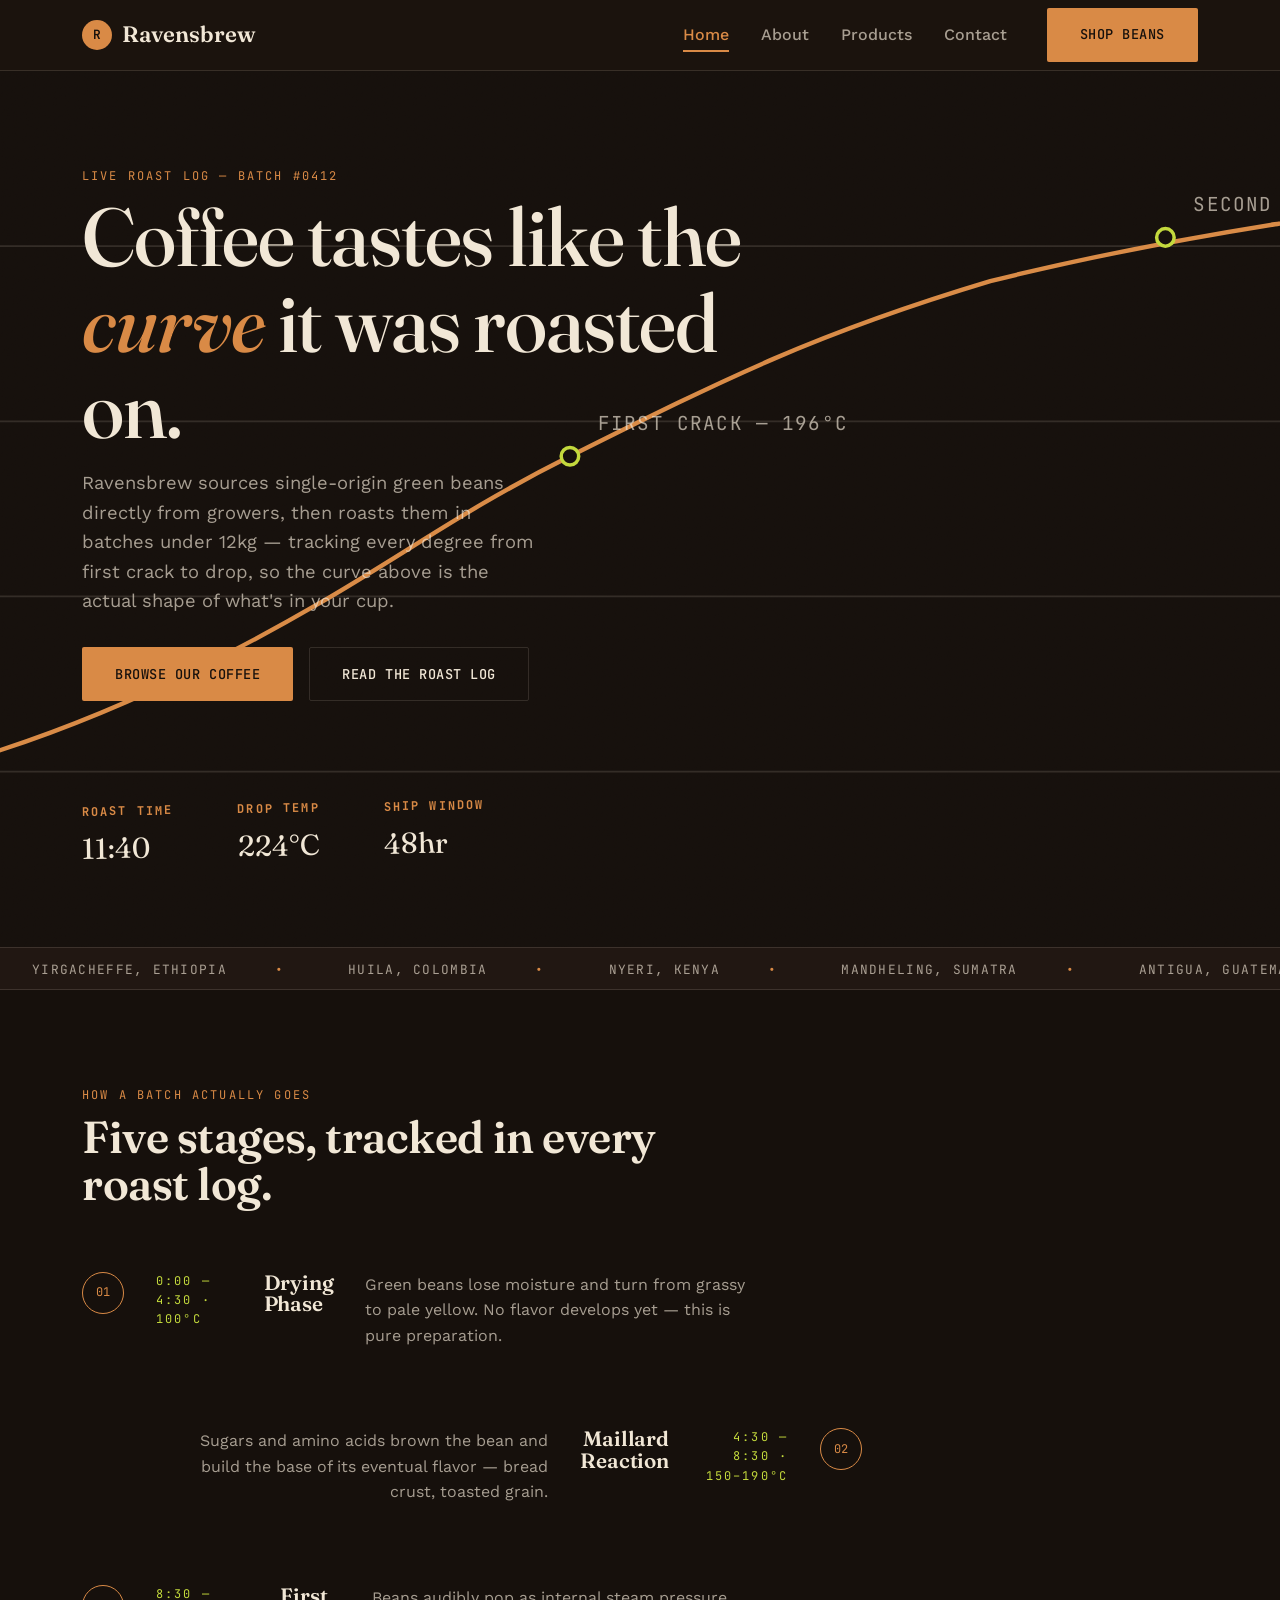
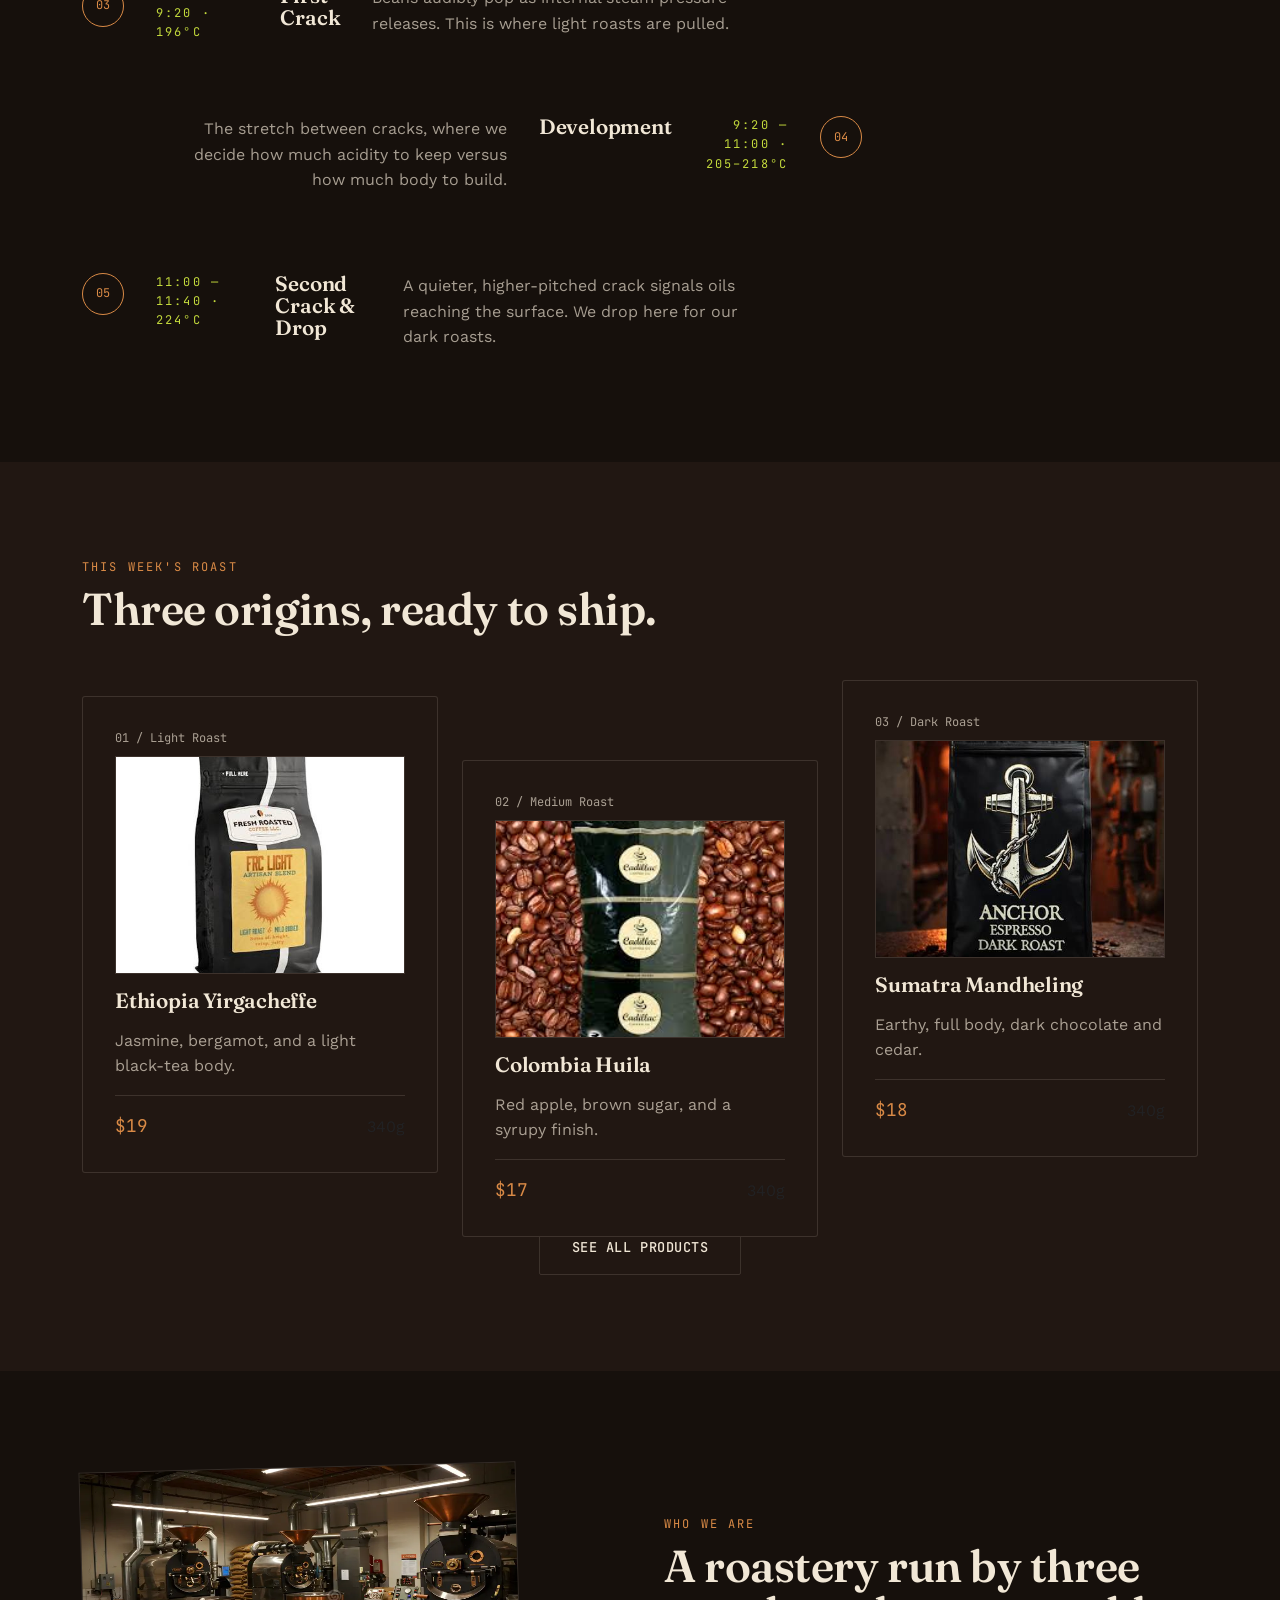
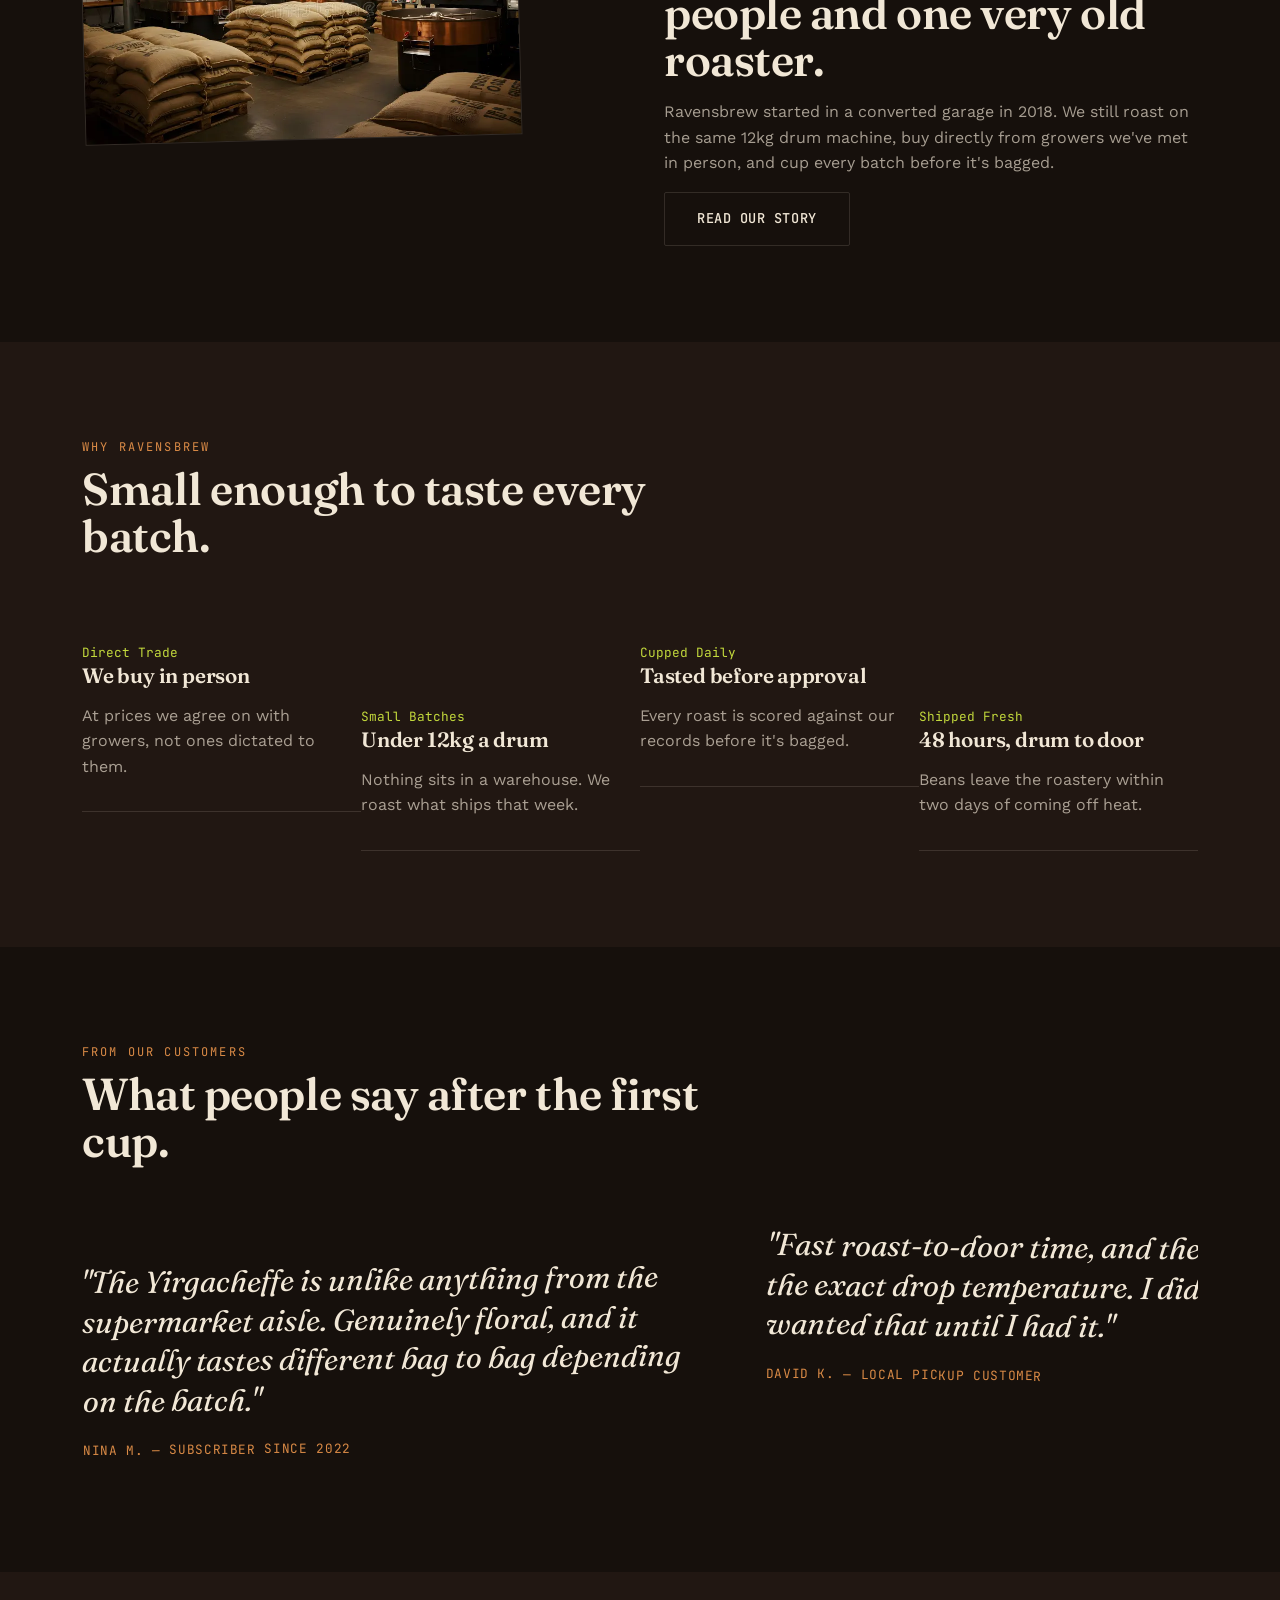
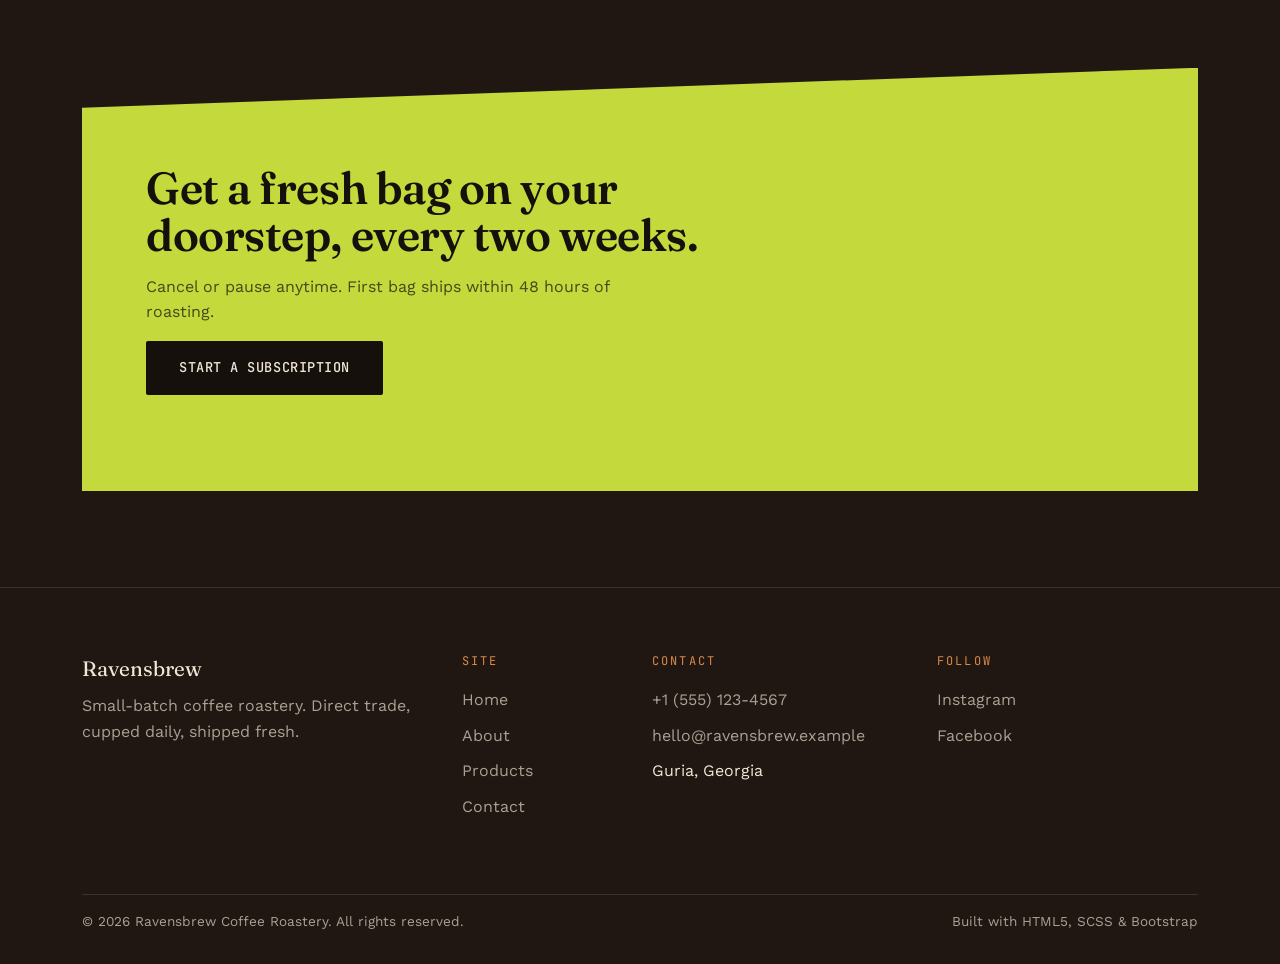
<file: index.html>
<!DOCTYPE html>
<html lang="en">
<head>
  <meta charset="UTF-8">
  <meta name="viewport" content="width=device-width, initial-scale=1.0">
  <title>Ravensbrew Coffee Roastery — Small-batch coffee, honestly roasted</title>
  <meta name="description" content="Ravensbrew is a small-batch coffee roastery. Browse our single-origin coffees, learn our roasting process, and find your nearest cup.">

  <!-- Fonts -->
  <link rel="preconnect" href="https://fonts.googleapis.com">
  <link href="https://fonts.googleapis.com/css2?family=Fraunces:wght@500;600;700&family=Work+Sans:wght@400;500;600&family=JetBrains+Mono:wght@500&display=swap" rel="stylesheet">

  <!-- Bootstrap -->
  <link href="https://cdn.jsdelivr.net/npm/bootstrap@5.3.3/dist/css/bootstrap.min.css" rel="stylesheet">

  <!-- Compiled project styles (SCSS -> CSS) -->
  <link rel="stylesheet" href="css/main.css">
</head>
<body>

  <a href="#main-content" class="skip-link">Skip to main content</a>

  <!-- ===== HEADER / NAVBAR ===== -->
  <header class="site-header">
    <nav class="navbar navbar-expand-lg">
      <div class="container">
        <a class="navbar-brand" href="index.html">
          <span class="brand-mark" aria-hidden="true">R</span>
          Ravensbrew
        </a>
        <button class="navbar-toggler" type="button" data-bs-toggle="collapse" data-bs-target="#mainNav" aria-controls="mainNav" aria-expanded="false" aria-label="Toggle navigation">
          <span class="navbar-toggler-icon"></span>
        </button>
        <div class="collapse navbar-collapse" id="mainNav">
          <ul class="navbar-nav ms-auto mb-2 mb-lg-0 text-center">
            <li class="nav-item"><a class="nav-link active" aria-current="page" href="index.html">Home</a></li>
            <li class="nav-item"><a class="nav-link" href="about.html">About</a></li>
            <li class="nav-item"><a class="nav-link" href="services.html">Products</a></li>
            <li class="nav-item"><a class="nav-link" href="contact.html">Contact</a></li>
          </ul>
          <a href="services.html" class="btn-primary ms-lg-4">Shop Beans</a>
        </div>
      </div>
    </nav>
  </header>

  <main id="main-content">

    <!-- ===== HERO — built around an actual roast curve (temp vs. time) ===== -->
    <section class="hero">
      <div class="roast-chart" aria-hidden="true">
        <svg viewBox="0 0 1200 500" preserveAspectRatio="xMidYMid slice">
          <g class="roast-grid">
            <line x1="0" y1="100" x2="1200" y2="100"></line>
            <line x1="0" y1="200" x2="1200" y2="200"></line>
            <line x1="0" y1="300" x2="1200" y2="300"></line>
            <line x1="0" y1="400" x2="1200" y2="400"></line>
          </g>
          <path class="roast-line" d="M 0,430 C 150,420 250,390 350,340 C 450,290 480,260 560,220 C 650,175 700,150 800,120 C 900,95 1000,80 1200,55"></path>
          <g class="roast-point">
            <circle cx="560" cy="220" r="5"></circle>
            <text x="576" y="205">First Crack — 196&#176;C</text>
          </g>
          <g class="roast-point">
            <circle cx="900" cy="95" r="5"></circle>
            <text x="916" y="80">Second Crack — 224&#176;C</text>
          </g>
        </svg>
      </div>

      <div class="container hero-content">
        <div class="row">
          <div class="col-lg-8">
            <div class="hero-copy">
              <span class="eyebrow">Live roast log — batch #0412</span>
              <h1>Coffee tastes like the <em class="accent">curve</em> it was roasted on.</h1>
              <p class="hero-lede">Ravensbrew sources single-origin green beans directly from growers, then roasts them in batches under 12kg — tracking every degree from first crack to drop, so the curve above is the actual shape of what's in your cup.</p>
              <div class="hero-actions">
                <a href="services.html" class="btn-primary">Browse Our Coffee</a>
                <a href="about.html" class="btn-outline">Read the Roast Log</a>
              </div>
              <dl class="hero-readout">
                <div>
                  <dt>Roast Time</dt>
                  <dd>11:40</dd>
                </div>
                <div>
                  <dt>Drop Temp</dt>
                  <dd>224&deg;C</dd>
                </div>
                <div>
                  <dt>Ship Window</dt>
                  <dd>48hr</dd>
                </div>
              </dl>
            </div>
          </div>
        </div>
      </div>
    </section>

    <!-- ===== ORIGIN TICKER ===== -->
    <div class="origin-ticker" aria-hidden="true">
      <div class="ticker-track">
        <span class="ticker-item">Yirgacheffe, Ethiopia</span>
        <span class="ticker-item">Huila, Colombia</span>
        <span class="ticker-item">Nyeri, Kenya</span>
        <span class="ticker-item">Mandheling, Sumatra</span>
        <span class="ticker-item">Antigua, Guatemala</span>
        <span class="ticker-item">Cerrado, Brazil</span>
        <span class="ticker-item">Yirgacheffe, Ethiopia</span>
        <span class="ticker-item">Huila, Colombia</span>
        <span class="ticker-item">Nyeri, Kenya</span>
        <span class="ticker-item">Mandheling, Sumatra</span>
        <span class="ticker-item">Antigua, Guatemala</span>
        <span class="ticker-item">Cerrado, Brazil</span>
      </div>
    </div>

    <!-- ===== ROAST STAGES (real sequence — numbering earned) ===== -->
    <section class="section">
      <div class="container">
        <div class="section-head">
          <span class="eyebrow">How a batch actually goes</span>
          <h2>Five stages, tracked in every roast log.</h2>
        </div>
        <div class="roast-stages">
          <div class="roast-stage">
            <span class="stage-temp">0:00 — 4:30 · 100&deg;C</span>
            <h3>Drying Phase</h3>
            <p>Green beans lose moisture and turn from grassy to pale yellow. No flavor develops yet — this is pure preparation.</p>
          </div>
          <div class="roast-stage">
            <span class="stage-temp">4:30 — 8:30 · 150&ndash;190&deg;C</span>
            <h3>Maillard Reaction</h3>
            <p>Sugars and amino acids brown the bean and build the base of its eventual flavor — bread crust, toasted grain.</p>
          </div>
          <div class="roast-stage">
            <span class="stage-temp">8:30 — 9:20 · 196&deg;C</span>
            <h3>First Crack</h3>
            <p>Beans audibly pop as internal steam pressure releases. This is where light roasts are pulled.</p>
          </div>
          <div class="roast-stage">
            <span class="stage-temp">9:20 — 11:00 · 205&ndash;218&deg;C</span>
            <h3>Development</h3>
            <p>The stretch between cracks, where we decide how much acidity to keep versus how much body to build.</p>
          </div>
          <div class="roast-stage">
            <span class="stage-temp">11:00 — 11:40 · 224&deg;C</span>
            <h3>Second Crack &amp; Drop</h3>
            <p>A quieter, higher-pitched crack signals oils reaching the surface. We drop here for our dark roasts.</p>
          </div>
        </div>
      </div>
    </section>

    <!-- ===== PRODUCTS / SERVICES ===== -->
    <section class="section section-alt">
      <div class="container">
        <div class="section-head">
          <span class="eyebrow">This week's roast</span>
          <h2>Three origins, ready to ship.</h2>
        </div>
        <div class="row g-4 product-grid">
          <div class="col-md-4">
            <div class="product-card">
              <span class="product-index">01 / Light Roast</span>
              <div class="product-thumb">
                <img src="images/bag-ethiopia-yirgacheffe.jpg" alt="Bag of Ethiopia Yirgacheffe coffee beans">\
              </div>
              <h3>Ethiopia Yirgacheffe</h3>
              <p>Jasmine, bergamot, and a light black-tea body.</p>
              <div class="product-footer">
                <span class="product-price">$19</span>
                <span class="text-muted">340g</span>
              </div>
            </div>
          </div>
          <div class="col-md-4">
            <div class="product-card">
              <span class="product-index">02 / Medium Roast</span>
              <div class="product-thumb">
                <img src="images/bag-colombia-huila.jpg" alt="Bag of Colombia Huila coffee beans">
              </div>
              <h3>Colombia Huila</h3>
              <p>Red apple, brown sugar, and a syrupy finish.</p>
              <div class="product-footer">
                <span class="product-price">$17</span>
                <span class="text-muted">340g</span>
              </div>
            </div>
          </div>
          <div class="col-md-4">
            <div class="product-card">
              <span class="product-index">03 / Dark Roast</span>
              <div class="product-thumb">
                <img src="images/bag-sumatra-mandheling.jpg" alt="Bag of Sumatra Mandheling coffee beans">
              </div>
              <h3>Sumatra Mandheling</h3>
              <p>Earthy, full body, dark chocolate and cedar.</p>
              <div class="product-footer">
                <span class="product-price">$18</span>
                <span class="text-muted">340g</span>
              </div>
            </div>
          </div>
        </div>
        <div class="text-center mt-5">
          <a href="services.html" class="btn-outline">See All Products</a>
        </div>
      </div>
    </section>

    <!-- ===== ABOUT TEASER ===== -->
    <section class="section teaser-section">
      <div class="container">
        <div class="row g-5">
          <div class="col-lg-5">
            <img src="images/hero-roastery-floor.jpg" alt="Interior of the Ravensbrew roastery with a drum roaster" class="story-image teaser-image">
          </div>
          <div class="col-lg-6 offset-lg-1 teaser-copy">
            <span class="eyebrow">Who we are</span>
            <h2>A roastery run by three people and one very old roaster.</h2>
            <p>Ravensbrew started in a converted garage in 2018. We still roast on the same 12kg drum machine, buy directly from growers we've met in person, and cup every batch before it's bagged.</p>
            <a href="about.html" class="btn-outline">Read Our Story</a>
          </div>
        </div>
      </div>
    </section>

    <!-- ===== BENEFITS ===== -->
    <section class="section section-alt">
      <div class="container">
        <div class="section-head">
          <span class="eyebrow">Why Ravensbrew</span>
          <h2>Small enough to taste every batch.</h2>
        </div>
        <div class="row g-0 benefit-grid">
          <div class="col-md-6 col-lg-3">
            <div class="benefit-item">
              <span class="benefit-num">Direct Trade</span>
              <h3>We buy in person</h3>
              <p>At prices we agree on with growers, not ones dictated to them.</p>
            </div>
          </div>
          <div class="col-md-6 col-lg-3">
            <div class="benefit-item">
              <span class="benefit-num">Small Batches</span>
              <h3>Under 12kg a drum</h3>
              <p>Nothing sits in a warehouse. We roast what ships that week.</p>
            </div>
          </div>
          <div class="col-md-6 col-lg-3">
            <div class="benefit-item">
              <span class="benefit-num">Cupped Daily</span>
              <h3>Tasted before approval</h3>
              <p>Every roast is scored against our records before it's bagged.</p>
            </div>
          </div>
          <div class="col-md-6 col-lg-3">
            <div class="benefit-item">
              <span class="benefit-num">Shipped Fresh</span>
              <h3>48 hours, drum to door</h3>
              <p>Beans leave the roastery within two days of coming off heat.</p>
            </div>
          </div>
        </div>
      </div>
    </section>

    <!-- ===== TESTIMONIALS ===== -->
    <section class="section">
      <div class="container">
        <div class="section-head">
          <span class="eyebrow">From our customers</span>
          <h2>What people say after the first cup.</h2>
        </div>
        <div class="pullquote-strip">
          <div class="pullquote">
            <blockquote>"The Yirgacheffe is unlike anything from the supermarket aisle. Genuinely floral, and it actually tastes different bag to bag depending on the batch."</blockquote>
            <cite>Nina M. — Subscriber since 2022</cite>
          </div>
          <div class="pullquote">
            <blockquote>"Fast roast-to-door time, and the bag tells me the exact drop temperature. I didn't know I wanted that until I had it."</blockquote>
            <cite>David K. — Local pickup customer</cite>
          </div>
          <div class="pullquote">
            <blockquote>"Our café switched suppliers three times before landing on Ravensbrew. We're not switching again."</blockquote>
            <cite>Ana P. — Wholesale partner</cite>
          </div>
        </div>
      </div>
    </section>

    <!-- ===== CTA BAND ===== -->
    <section class="section section-alt">
      <div class="container">
        <div class="cta-band">
          <h2>Get a fresh bag on your doorstep, every two weeks.</h2>
          <p>Cancel or pause anytime. First bag ships within 48 hours of roasting.</p>
          <a href="contact.html" class="btn-primary">Start a Subscription</a>
        </div>
      </div>
    </section>

  </main>

  <!-- ===== FOOTER ===== -->
  <footer class="site-footer">
    <div class="container">
      <div class="row g-4">
        <div class="col-lg-4">
          <div class="footer-brand">Ravensbrew</div>
          <p>Small-batch coffee roastery. Direct trade, cupped daily, shipped fresh.</p>
        </div>
        <div class="col-6 col-lg-2">
          <div class="footer-col-title">Site</div>
          <ul class="footer-links">
            <li><a href="index.html">Home</a></li>
            <li><a href="about.html">About</a></li>
            <li><a href="services.html">Products</a></li>
            <li><a href="contact.html">Contact</a></li>
          </ul>
        </div>
        <div class="col-6 col-lg-3">
          <div class="footer-col-title">Contact</div>
          <ul class="footer-links">
            <li><a href="tel:+15551234567">+1 (555) 123-4567</a></li>
            <li><a href="mailto:hello@ravensbrew.example">hello@ravensbrew.example</a></li>
            <li>Guria, Georgia</li>
          </ul>
        </div>
        <div class="col-lg-3">
          <div class="footer-col-title">Follow</div>
          <ul class="footer-links">
            <li><a href="https://instagram.com" target="_blank" rel="noopener">Instagram</a></li>
            <li><a href="https://facebook.com" target="_blank" rel="noopener">Facebook</a></li>
          </ul>
        </div>
      </div>
      <div class="footer-bottom">
        <span>&copy; 2026 Ravensbrew Coffee Roastery. All rights reserved.</span>
        <span>Built with HTML5, SCSS &amp; Bootstrap</span>
      </div>
    </div>
  </footer>

  <script src="https://cdn.jsdelivr.net/npm/bootstrap@5.3.3/dist/js/bootstrap.bundle.min.js"></script>
</body>
</html>
</file>
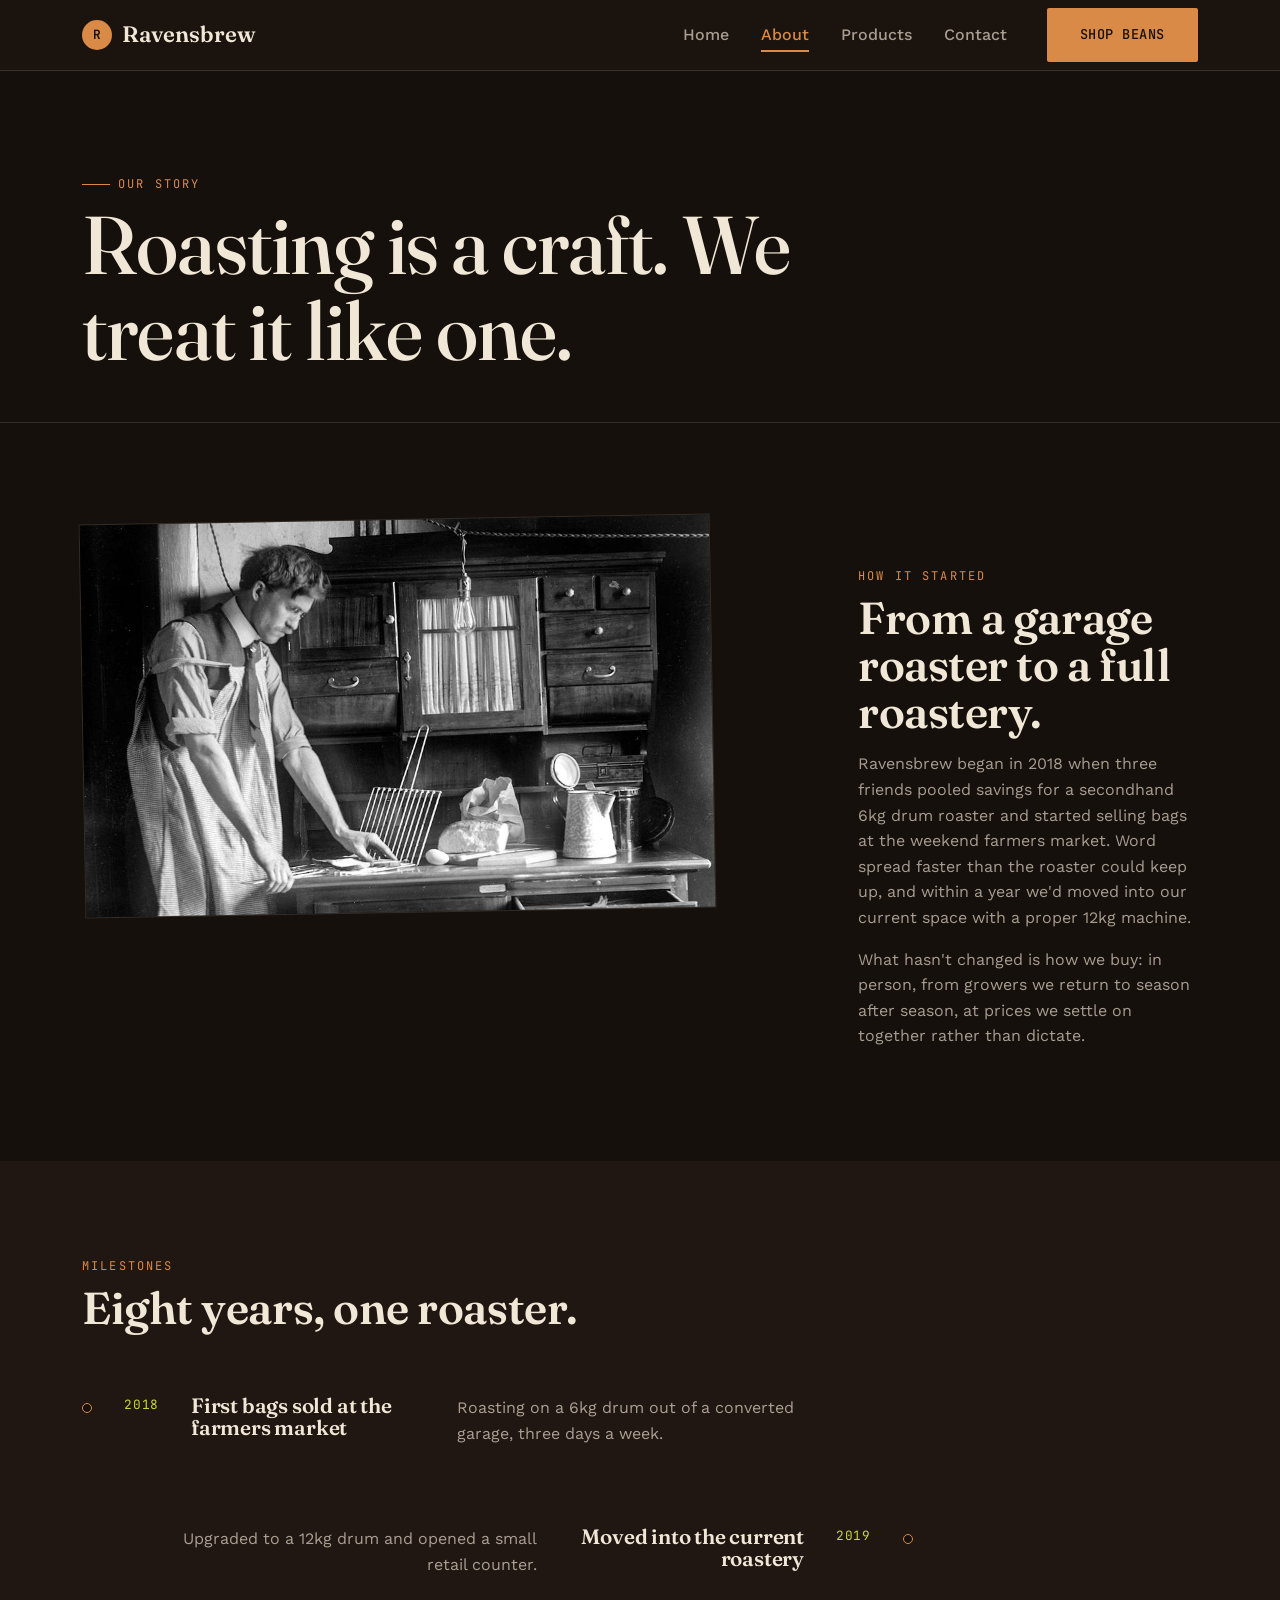
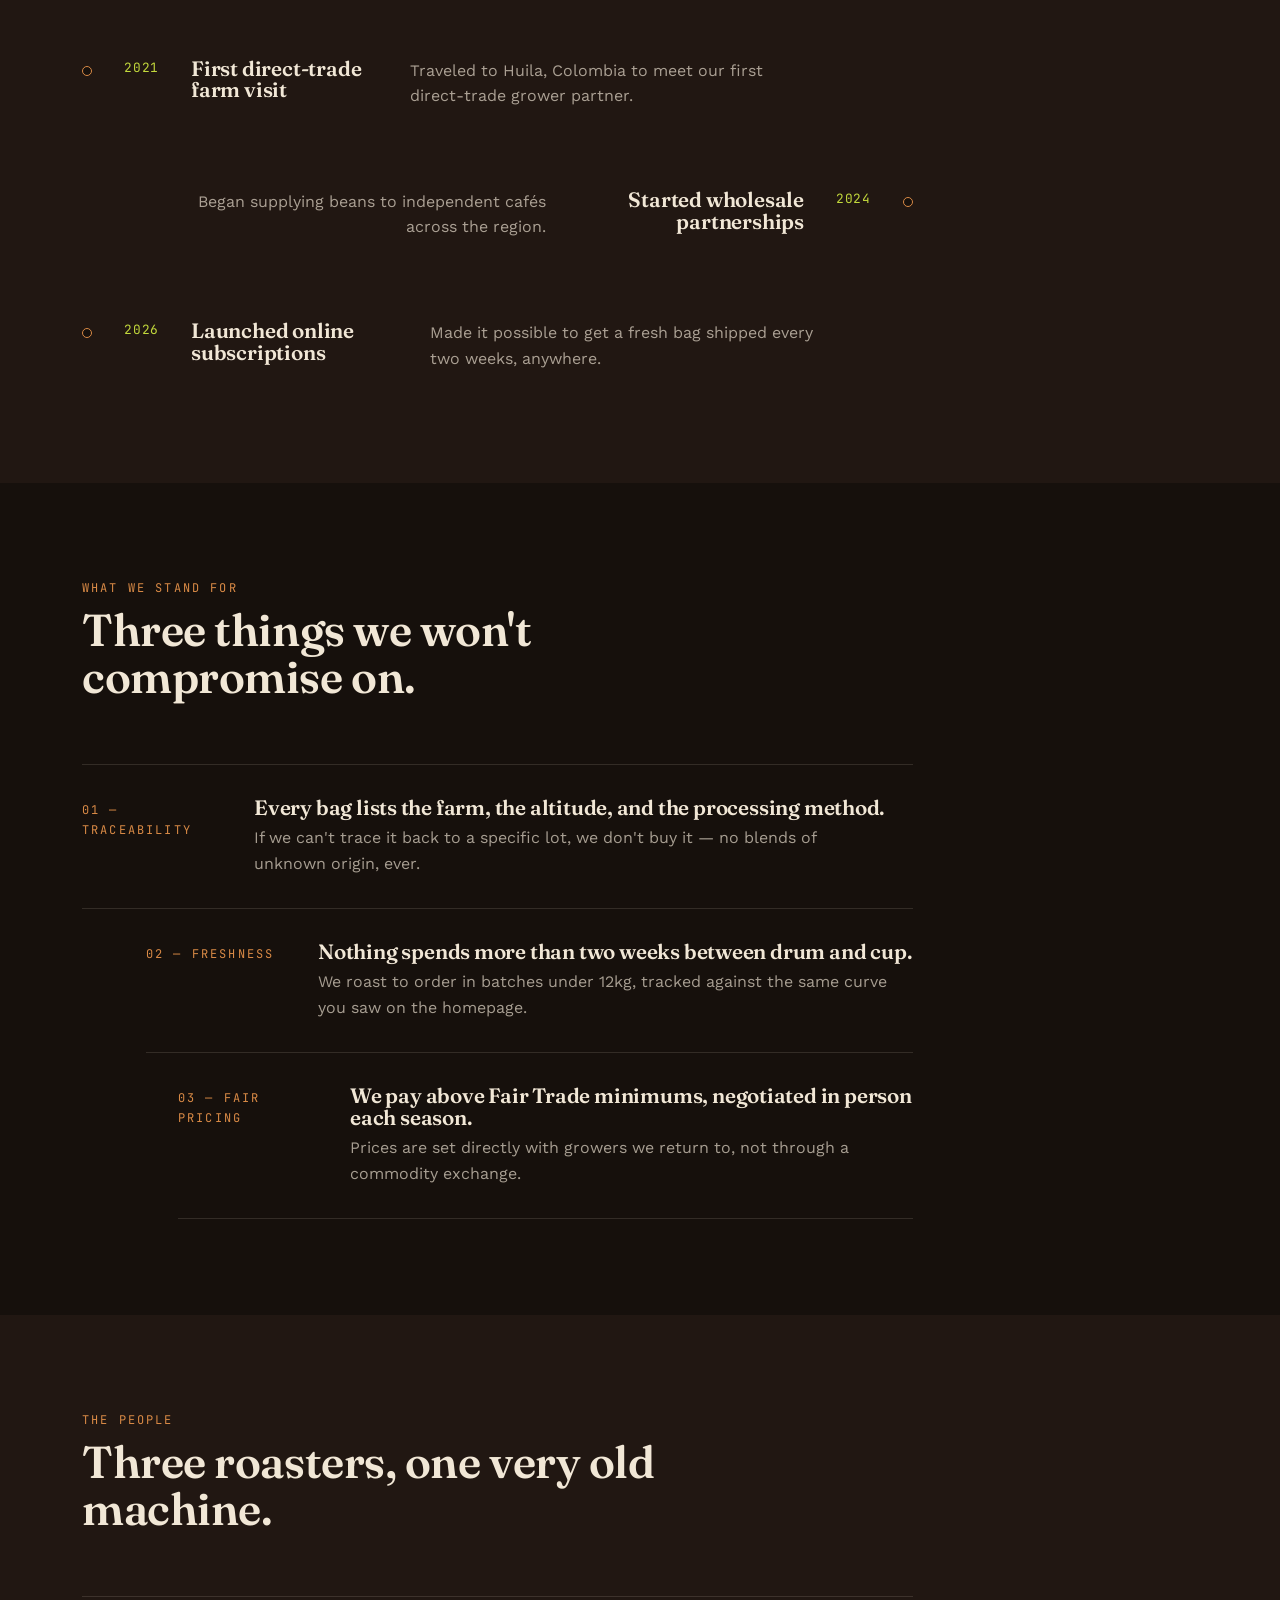
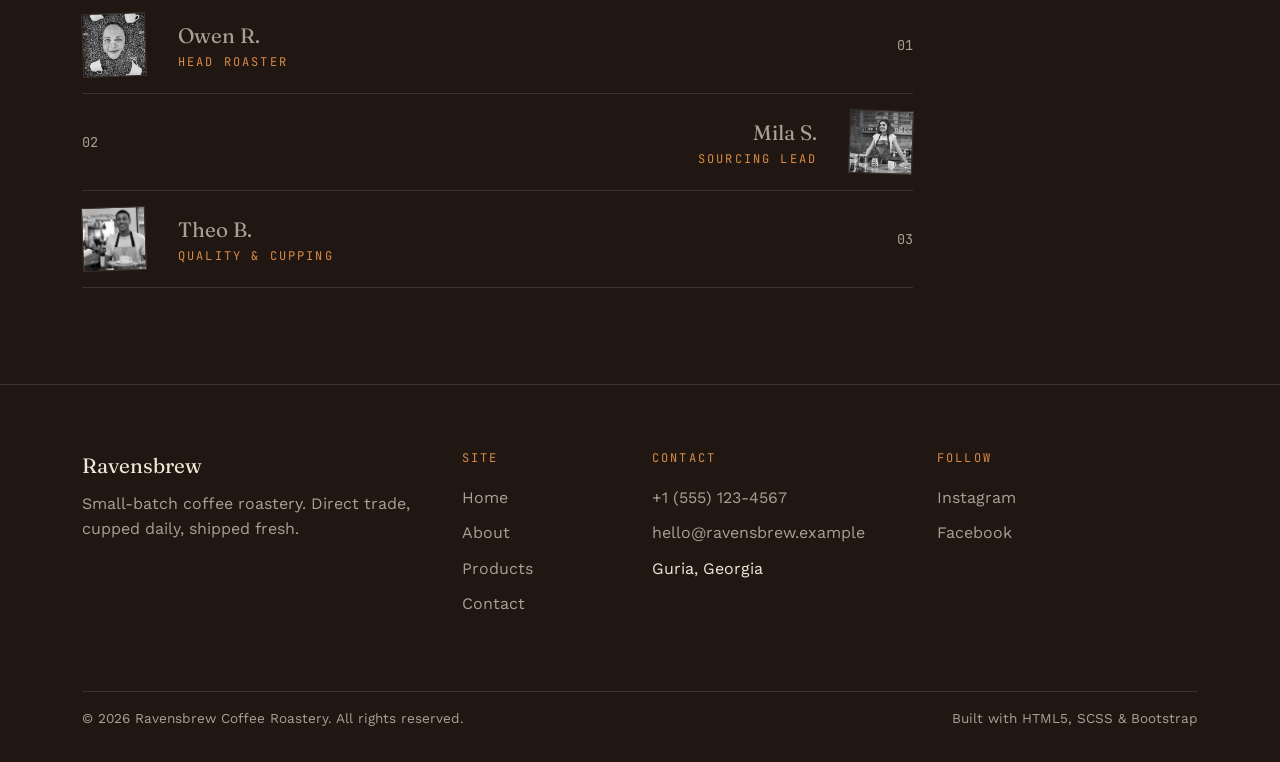
<file: about.html>
<!DOCTYPE html>
<html lang="en">
<head>
  <meta charset="UTF-8">
  <meta name="viewport" content="width=device-width, initial-scale=1.0">
  <title>About Us — Ravensbrew Coffee Roastery</title>
  <meta name="description" content="Learn about Ravensbrew's story, roasting philosophy, timeline, and the small team behind every bag.">

  <link rel="preconnect" href="https://fonts.googleapis.com">
  <link href="https://fonts.googleapis.com/css2?family=Fraunces:wght@500;600;700&family=Work+Sans:wght@400;500;600&family=JetBrains+Mono:wght@500&display=swap" rel="stylesheet">
  <link href="https://cdn.jsdelivr.net/npm/bootstrap@5.3.3/dist/css/bootstrap.min.css" rel="stylesheet">
  <link rel="stylesheet" href="css/main.css">
</head>
<body>

  <a href="#main-content" class="skip-link">Skip to main content</a>

  <header class="site-header">
    <nav class="navbar navbar-expand-lg">
      <div class="container">
        <a class="navbar-brand" href="index.html">
          <span class="brand-mark" aria-hidden="true">R</span>
          Ravensbrew
        </a>
        <button class="navbar-toggler" type="button" data-bs-toggle="collapse" data-bs-target="#mainNav" aria-controls="mainNav" aria-expanded="false" aria-label="Toggle navigation">
          <span class="navbar-toggler-icon"></span>
        </button>
        <div class="collapse navbar-collapse" id="mainNav">
          <ul class="navbar-nav ms-auto mb-2 mb-lg-0 text-center">
            <li class="nav-item"><a class="nav-link" href="index.html">Home</a></li>
            <li class="nav-item"><a class="nav-link active" aria-current="page" href="about.html">About</a></li>
            <li class="nav-item"><a class="nav-link" href="services.html">Products</a></li>
            <li class="nav-item"><a class="nav-link" href="contact.html">Contact</a></li>
          </ul>
          <a href="services.html" class="btn-primary ms-lg-4">Shop Beans</a>
        </div>
      </div>
    </nav>
  </header>

  <main id="main-content">

    <!-- ===== PAGE HERO ===== -->
    <section class="page-hero">
      <div class="container">
        <span class="eyebrow">Our story</span>
        <h1>Roasting is a craft. We treat it like one.</h1>
      </div>
    </section>

    <!-- ===== STORY SECTION ===== -->
    <section class="section">
      <div class="container">
        <div class="row g-5">
          <div class="col-lg-7">
            <img src="images/about-garage-2018.jpg" alt="Founders roasting coffee in the original garage location in 2018" class="story-image about-story-image">
          </div>
          <div class="col-lg-4 offset-lg-1 about-story-copy">
            <span class="eyebrow">How it started</span>
            <h2>From a garage roaster to a full roastery.</h2>
            <p>Ravensbrew began in 2018 when three friends pooled savings for a secondhand 6kg drum roaster and started selling bags at the weekend farmers market. Word spread faster than the roaster could keep up, and within a year we'd moved into our current space with a proper 12kg machine.</p>
            <p>What hasn't changed is how we buy: in person, from growers we return to season after season, at prices we settle on together rather than dictate.</p>
          </div>
        </div>
      </div>
    </section>

    <!-- ===== TIMELINE ===== -->
    <section class="section section-alt">
      <div class="container">
        <div class="section-head">
          <span class="eyebrow">Milestones</span>
          <h2>Eight years, one roaster.</h2>
        </div>
        <div class="row">
          <div class="col-lg-9">
            <ul class="timeline">
              <li>
                <span class="timeline-year">2018</span>
                <h3>First bags sold at the farmers market</h3>
                <p>Roasting on a 6kg drum out of a converted garage, three days a week.</p>
              </li>
              <li>
                <span class="timeline-year">2019</span>
                <h3>Moved into the current roastery</h3>
                <p>Upgraded to a 12kg drum and opened a small retail counter.</p>
              </li>
              <li>
                <span class="timeline-year">2021</span>
                <h3>First direct-trade farm visit</h3>
                <p>Traveled to Huila, Colombia to meet our first direct-trade grower partner.</p>
              </li>
              <li>
                <span class="timeline-year">2024</span>
                <h3>Started wholesale partnerships</h3>
                <p>Began supplying beans to independent cafés across the region.</p>
              </li>
              <li>
                <span class="timeline-year">2026</span>
                <h3>Launched online subscriptions</h3>
                <p>Made it possible to get a fresh bag shipped every two weeks, anywhere.</p>
              </li>
            </ul>
          </div>
        </div>
      </div>
    </section>

    <!-- ===== VALUES ===== -->
    <section class="section">
      <div class="container">
        <div class="section-head">
          <span class="eyebrow">What we stand for</span>
          <h2>Three things we won't compromise on.</h2>
        </div>
        <div class="row">
          <div class="col-lg-9">
            <div class="value-row">
              <span class="value-label">01 — Traceability</span>
              <div class="value-copy">
                <h3>Every bag lists the farm, the altitude, and the processing method.</h3>
                <p>If we can't trace it back to a specific lot, we don't buy it — no blends of unknown origin, ever.</p>
              </div>
            </div>
            <div class="value-row">
              <span class="value-label">02 — Freshness</span>
              <div class="value-copy">
                <h3>Nothing spends more than two weeks between drum and cup.</h3>
                <p>We roast to order in batches under 12kg, tracked against the same curve you saw on the homepage.</p>
              </div>
            </div>
            <div class="value-row">
              <span class="value-label">03 — Fair Pricing</span>
              <div class="value-copy">
                <h3>We pay above Fair Trade minimums, negotiated in person each season.</h3>
                <p>Prices are set directly with growers we return to, not through a commodity exchange.</p>
              </div>
            </div>
          </div>
        </div>
      </div>
    </section>

    <!-- ===== TEAM ===== -->
    <section class="section section-alt">
      <div class="container">
        <div class="section-head">
          <span class="eyebrow">The people</span>
          <h2>Three roasters, one very old machine.</h2>
        </div>
        <div class="row">
          <div class="col-lg-9">
            <ul class="masthead">
              <li class="masthead-item">
                <div class="masthead-photo">
                  <img src="images/team-owen.jpg" alt="Portrait of Owen R., head roaster">
                </div>
                <div>
                  <p class="masthead-name">Owen R.</p>
                  <p class="masthead-role">Head Roaster</p>
                </div>
                <span class="masthead-num">01</span>
              </li>
              <li class="masthead-item">
                <div class="masthead-photo">
                  <img src="images/team-mila.jpg" alt="Portrait of Mila S., sourcing lead">
                </div>
                <div>
                  <p class="masthead-name">Mila S.</p>
                  <p class="masthead-role">Sourcing Lead</p>
                </div>
                <span class="masthead-num">02</span>
              </li>
              <li class="masthead-item">
                <div class="masthead-photo">
                  <img src="images/team-theo.jpg" alt="Portrait of Theo B., quality control">
                </div>
                <div>
                  <p class="masthead-name">Theo B.</p>
                  <p class="masthead-role">Quality &amp; Cupping</p>
                </div>
                <span class="masthead-num">03</span>
              </li>
            </ul>
          </div>
        </div>
      </div>
    </section>

  </main>

  <footer class="site-footer">
    <div class="container">
      <div class="row g-4">
        <div class="col-lg-4">
          <div class="footer-brand">Ravensbrew</div>
          <p>Small-batch coffee roastery. Direct trade, cupped daily, shipped fresh.</p>
        </div>
        <div class="col-6 col-lg-2">
          <div class="footer-col-title">Site</div>
          <ul class="footer-links">
            <li><a href="index.html">Home</a></li>
            <li><a href="about.html">About</a></li>
            <li><a href="services.html">Products</a></li>
            <li><a href="contact.html">Contact</a></li>
          </ul>
        </div>
        <div class="col-6 col-lg-3">
          <div class="footer-col-title">Contact</div>
          <ul class="footer-links">
            <li><a href="tel:+15551234567">+1 (555) 123-4567</a></li>
            <li><a href="mailto:hello@ravensbrew.example">hello@ravensbrew.example</a></li>
            <li>Guria, Georgia</li>
          </ul>
        </div>
        <div class="col-lg-3">
          <div class="footer-col-title">Follow</div>
          <ul class="footer-links">
            <li><a href="https://instagram.com" target="_blank" rel="noopener">Instagram</a></li>
            <li><a href="https://facebook.com" target="_blank" rel="noopener">Facebook</a></li>
          </ul>
        </div>
      </div>
      <div class="footer-bottom">
        <span>&copy; 2026 Ravensbrew Coffee Roastery. All rights reserved.</span>
        <span>Built with HTML5, SCSS &amp; Bootstrap</span>
      </div>
    </div>
  </footer>

  <script src="https://cdn.jsdelivr.net/npm/bootstrap@5.3.3/dist/js/bootstrap.bundle.min.js"></script>
</body>
</html>
</file>
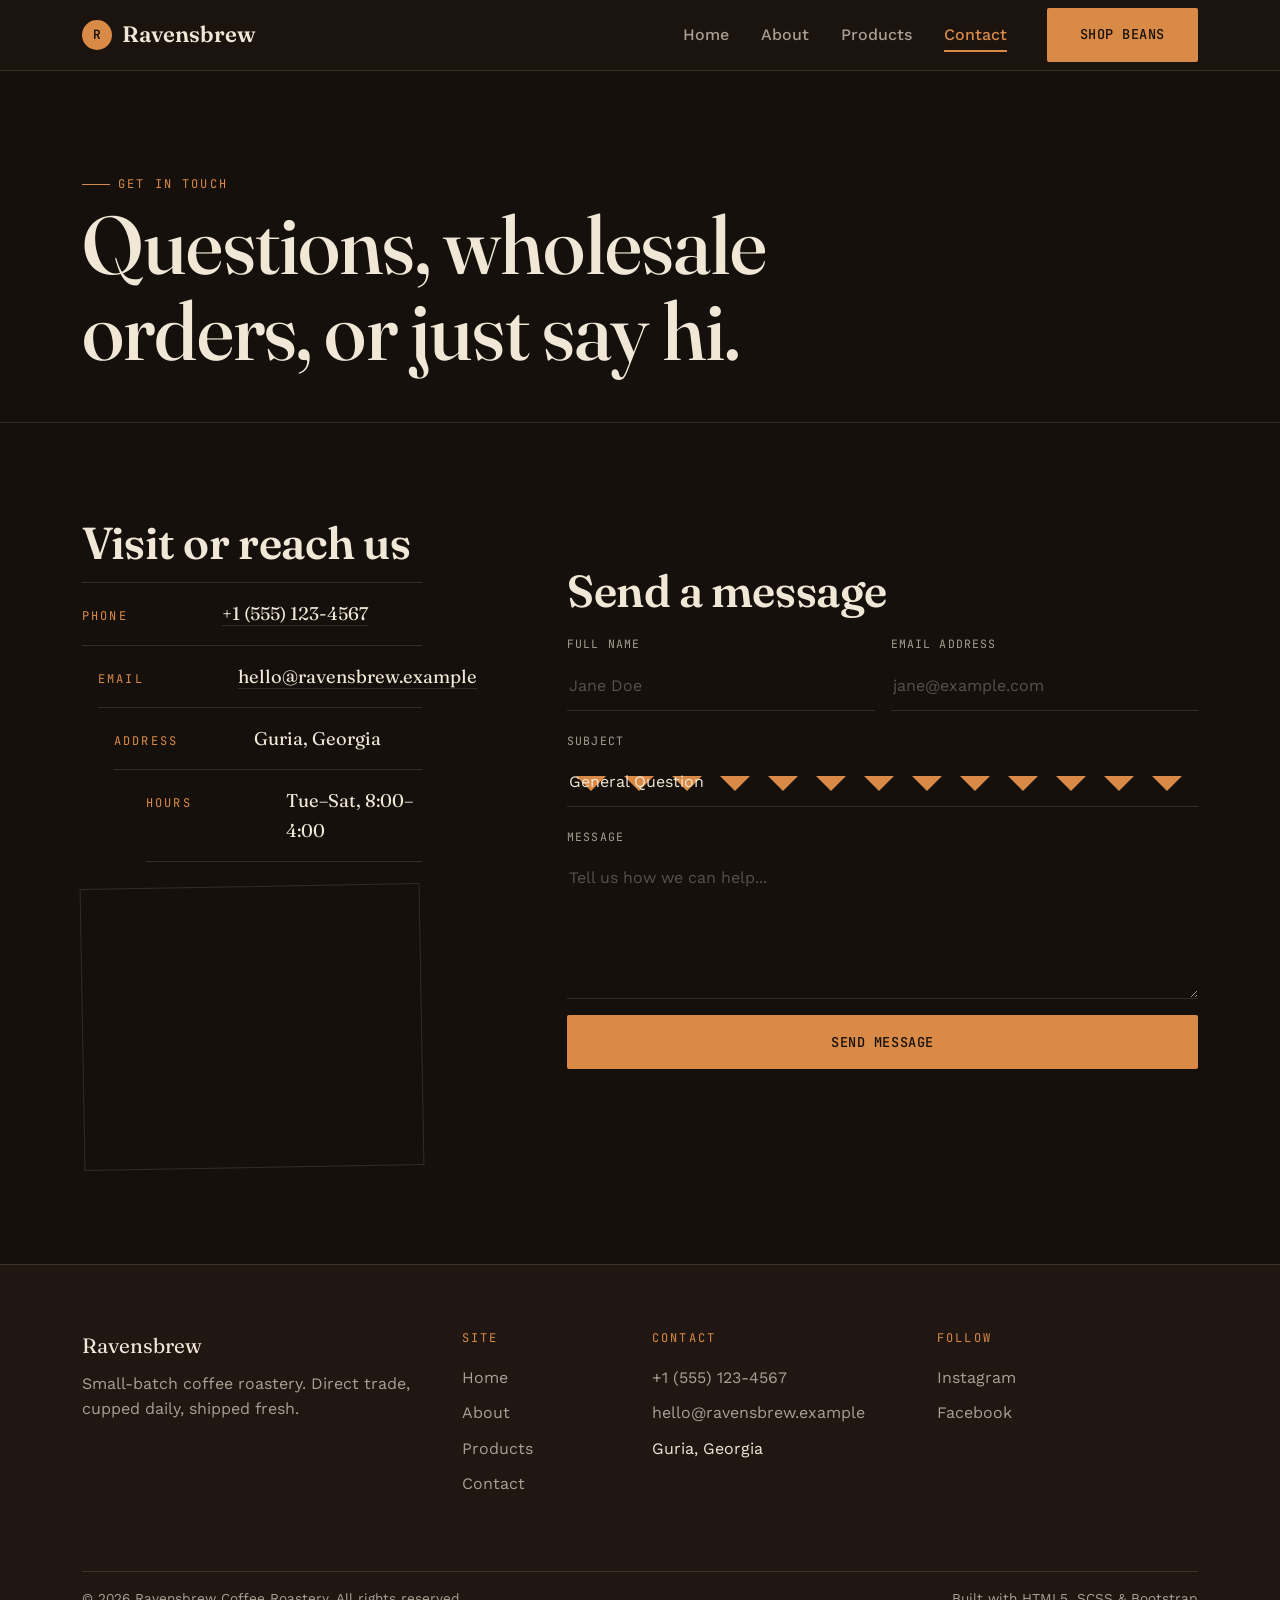
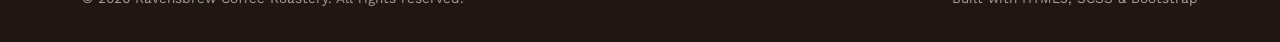
<file: contact.html>
<!DOCTYPE html>
<html lang="en">
<head>
  <meta charset="UTF-8">
  <meta name="viewport" content="width=device-width, initial-scale=1.0">
  <title>Contact — Ravensbrew Coffee Roastery</title>
  <meta name="description" content="Get in touch with Ravensbrew Coffee Roastery — visit us, call, email, or send a message through our contact form.">

  <link rel="preconnect" href="https://fonts.googleapis.com">
  <link href="https://fonts.googleapis.com/css2?family=Fraunces:wght@500;600;700&family=Work+Sans:wght@400;500;600&family=JetBrains+Mono:wght@500&display=swap" rel="stylesheet">
  <link href="https://cdn.jsdelivr.net/npm/bootstrap@5.3.3/dist/css/bootstrap.min.css" rel="stylesheet">
  <link rel="stylesheet" href="css/main.css">
</head>
<body>

  <a href="#main-content" class="skip-link">Skip to main content</a>

  <header class="site-header">
    <nav class="navbar navbar-expand-lg">
      <div class="container">
        <a class="navbar-brand" href="index.html">
          <span class="brand-mark" aria-hidden="true">R</span>
          Ravensbrew
        </a>
        <button class="navbar-toggler" type="button" data-bs-toggle="collapse" data-bs-target="#mainNav" aria-controls="mainNav" aria-expanded="false" aria-label="Toggle navigation">
          <span class="navbar-toggler-icon"></span>
        </button>
        <div class="collapse navbar-collapse" id="mainNav">
          <ul class="navbar-nav ms-auto mb-2 mb-lg-0 text-center">
            <li class="nav-item"><a class="nav-link" href="index.html">Home</a></li>
            <li class="nav-item"><a class="nav-link" href="about.html">About</a></li>
            <li class="nav-item"><a class="nav-link" href="services.html">Products</a></li>
            <li class="nav-item"><a class="nav-link active" aria-current="page" href="contact.html">Contact</a></li>
          </ul>
          <a href="services.html" class="btn-primary ms-lg-4">Shop Beans</a>
        </div>
      </div>
    </nav>
  </header>

  <main id="main-content">

    <!-- ===== PAGE HERO ===== -->
    <section class="page-hero">
      <div class="container">
        <span class="eyebrow">Get in touch</span>
        <h1>Questions, wholesale orders, or just say hi.</h1>
      </div>
    </section>

    <!-- ===== CONTACT INFO + FORM ===== -->
    <section class="section">
      <div class="container">
        <div class="row g-5">

          <!-- Contact details -->
          <div class="col-lg-4 contact-details-col">
            <h2>Visit or reach us</h2>
            <div class="contact-readout">
              <div class="readout-row">
                <span class="readout-label">Phone</span>
                <span class="readout-value"><a href="tel:+15551234567">+1 (555) 123-4567</a></span>
              </div>
              <div class="readout-row">
                <span class="readout-label">Email</span>
                <span class="readout-value"><a href="mailto:hello@ravensbrew.example">hello@ravensbrew.example</a></span>
              </div>
              <div class="readout-row">
                <span class="readout-label">Address</span>
                <span class="readout-value">Guria, Georgia</span>
              </div>
              <div class="readout-row">
                <span class="readout-label">Hours</span>
                <span class="readout-value">Tue&ndash;Sat, 8:00&ndash;4:00</span>
              </div>
            </div>

            <div class="map-frame mt-4 contact-map">
              <iframe
                src="https://www.google.com/maps?q=Guria%2C%20Georgia&output=embed"
                title="Map showing Ravensbrew Coffee Roastery location in Guria, Georgia"
                loading="lazy"
                referrerpolicy="no-referrer-when-downgrade">
              </iframe>
            </div>
          </div>

          <!-- Contact form -->
          <div class="col-lg-7 offset-lg-1 contact-form-col">
            <form class="contact-form" novalidate>
              <h2>Send a message</h2>
              <div class="row g-3">
                <div class="col-md-6">
                  <label for="fullName" class="form-label">Full Name</label>
                  <input type="text" class="form-control" id="fullName" name="fullName" placeholder="Jane Doe" required>
                </div>
                <div class="col-md-6">
                  <label for="email" class="form-label">Email Address</label>
                  <input type="email" class="form-control" id="email" name="email" placeholder="jane@example.com" required>
                </div>
                <div class="col-12">
                  <label for="subject" class="form-label">Subject</label>
                  <select class="form-select" id="subject" name="subject">
                    <option selected>General Question</option>
                    <option>Wholesale Inquiry</option>
                    <option>Subscription Support</option>
                    <option>Cupping Session Booking</option>
                  </select>
                </div>
                <div class="col-12">
                  <label for="message" class="form-label">Message</label>
                  <textarea class="form-control" id="message" name="message" rows="5" placeholder="Tell us how we can help..." required></textarea>
                </div>
                <div class="col-12">
                  <button type="submit" class="btn-primary w-100 w-md-auto">Send Message</button>
                </div>
              </div>
            </form>
          </div>

        </div>
      </div>
    </section>

  </main>

  <footer class="site-footer">
    <div class="container">
      <div class="row g-4">
        <div class="col-lg-4">
          <div class="footer-brand">Ravensbrew</div>
          <p>Small-batch coffee roastery. Direct trade, cupped daily, shipped fresh.</p>
        </div>
        <div class="col-6 col-lg-2">
          <div class="footer-col-title">Site</div>
          <ul class="footer-links">
            <li><a href="index.html">Home</a></li>
            <li><a href="about.html">About</a></li>
            <li><a href="services.html">Products</a></li>
            <li><a href="contact.html">Contact</a></li>
          </ul>
        </div>
        <div class="col-6 col-lg-3">
          <div class="footer-col-title">Contact</div>
          <ul class="footer-links">
            <li><a href="tel:+15551234567">+1 (555) 123-4567</a></li>
            <li><a href="mailto:hello@ravensbrew.example">hello@ravensbrew.example</a></li>
            <li>Guria, Georgia</li>
          </ul>
        </div>
        <div class="col-lg-3">
          <div class="footer-col-title">Follow</div>
          <ul class="footer-links">
            <li><a href="https://instagram.com" target="_blank" rel="noopener">Instagram</a></li>
            <li><a href="https://facebook.com" target="_blank" rel="noopener">Facebook</a></li>
          </ul>
        </div>
      </div>
      <div class="footer-bottom">
        <span>&copy; 2026 Ravensbrew Coffee Roastery. All rights reserved.</span>
        <span>Built with HTML5, SCSS &amp; Bootstrap</span>
      </div>
    </div>
  </footer>

  <script src="https://cdn.jsdelivr.net/npm/bootstrap@5.3.3/dist/js/bootstrap.bundle.min.js"></script>
</body>
</html>
</file>
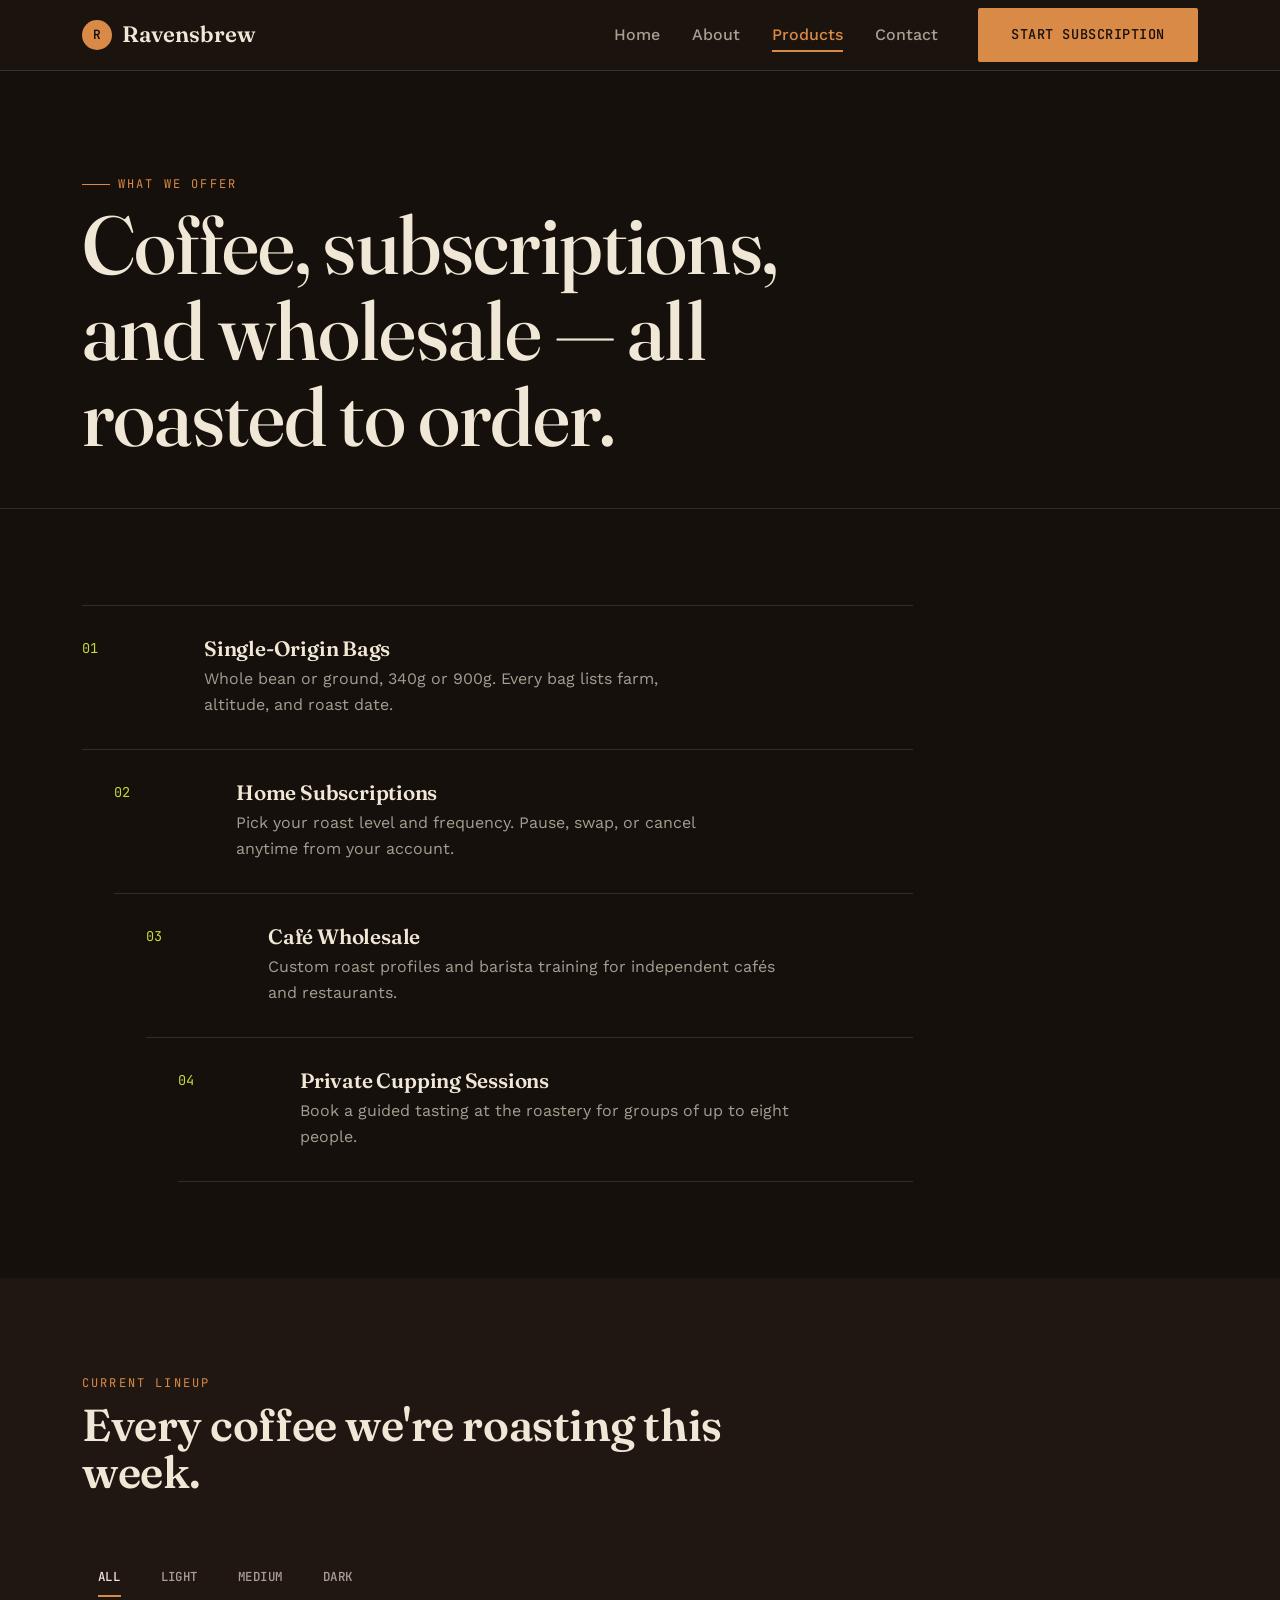
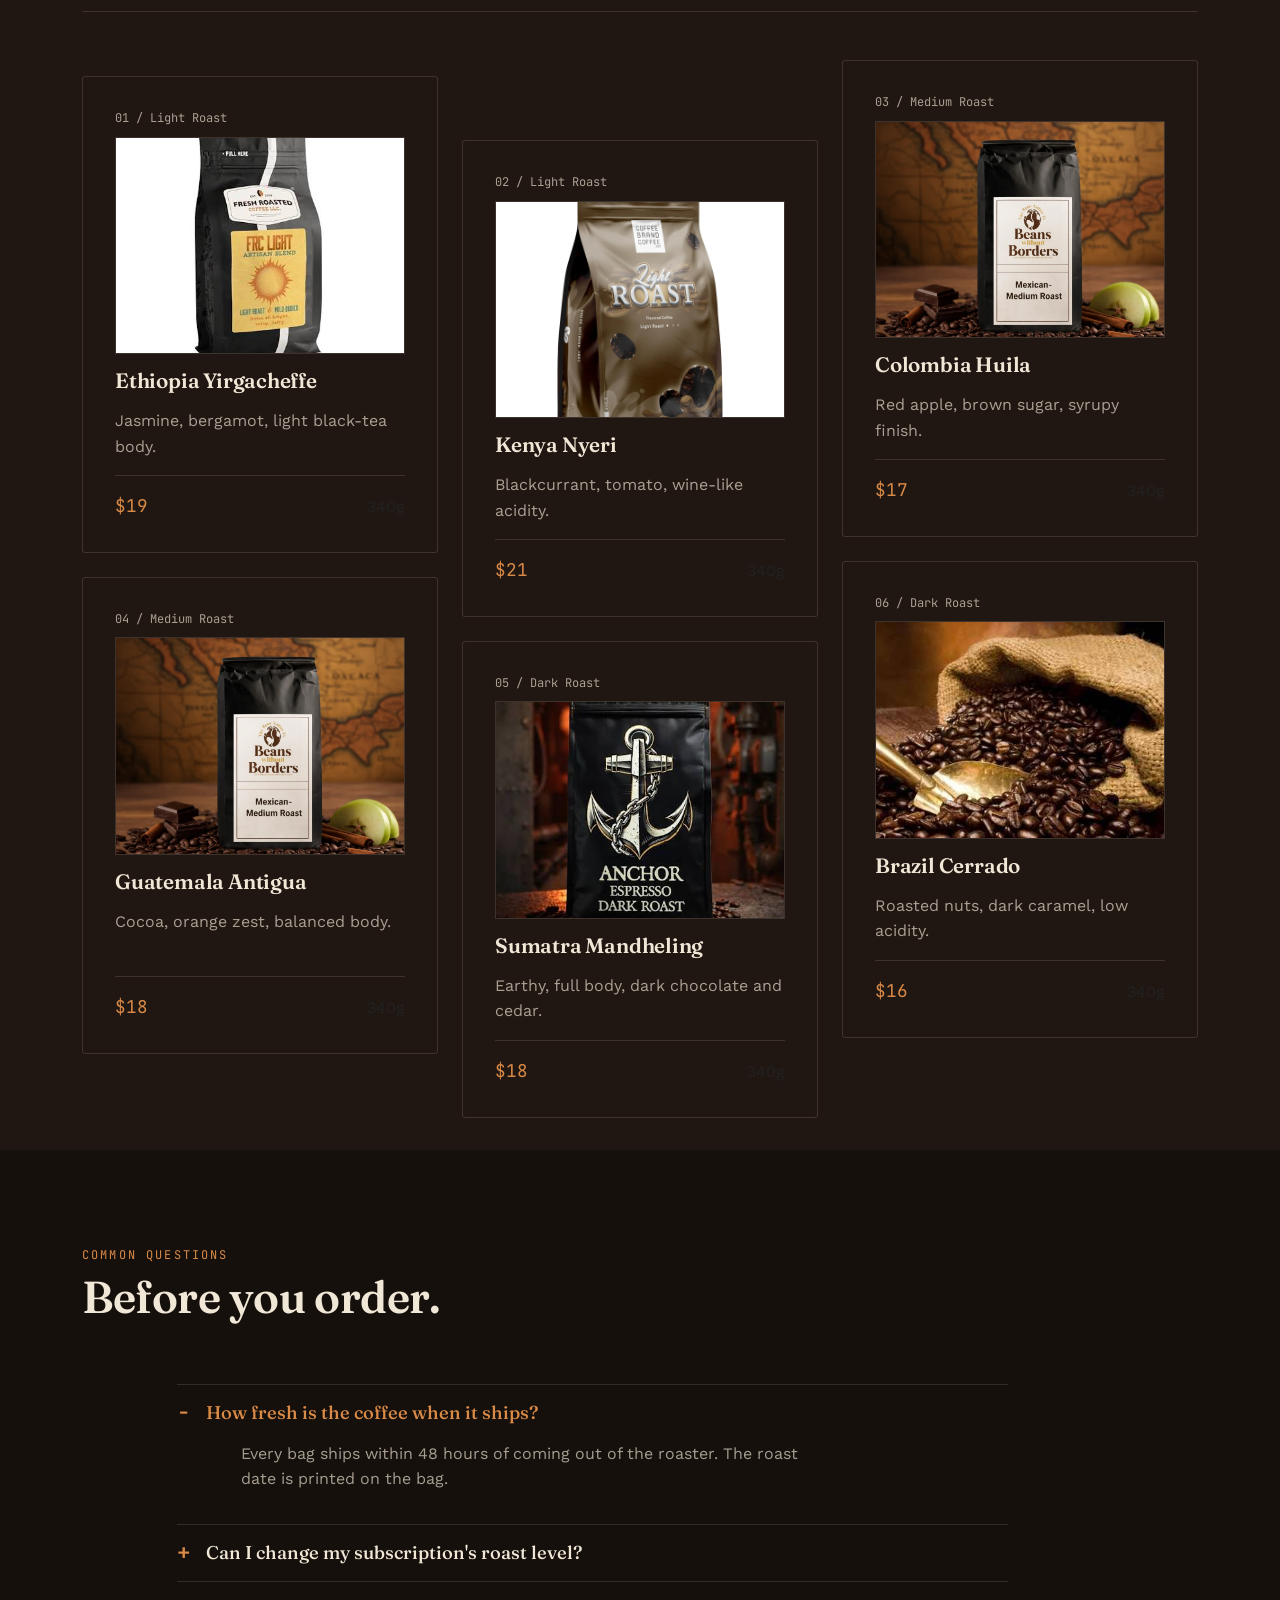
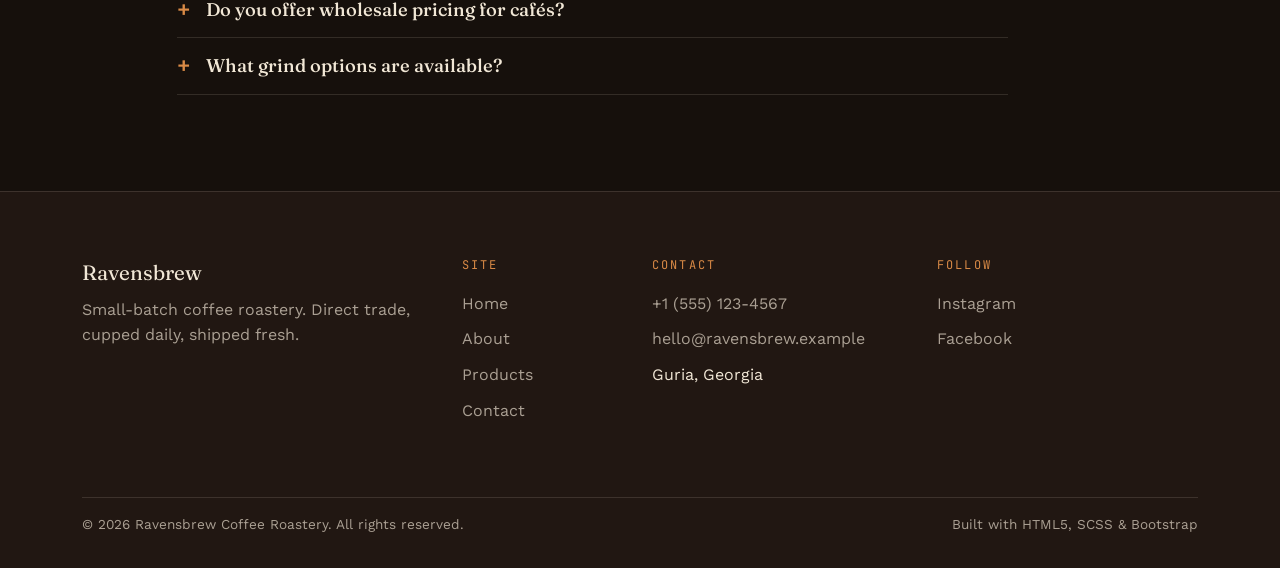
<file: services.html>
<!DOCTYPE html>
<html lang="en">
<head>
  <meta charset="UTF-8">
  <meta name="viewport" content="width=device-width, initial-scale=1.0">
  <title>Products — Ravensbrew Coffee Roastery</title>
  <meta name="description" content="Browse Ravensbrew's single-origin coffees, subscriptions, and wholesale services, plus answers to common questions.">

  <link rel="preconnect" href="https://fonts.googleapis.com">
  <link href="https://fonts.googleapis.com/css2?family=Fraunces:wght@500;600;700&family=Work+Sans:wght@400;500;600&family=JetBrains+Mono:wght@500&display=swap" rel="stylesheet">
  <link href="https://cdn.jsdelivr.net/npm/bootstrap@5.3.3/dist/css/bootstrap.min.css" rel="stylesheet">
  <link rel="stylesheet" href="css/main.css">
</head>
<body>

  <a href="#main-content" class="skip-link">Skip to main content</a>

  <header class="site-header">
    <nav class="navbar navbar-expand-lg">
      <div class="container">
        <a class="navbar-brand" href="index.html">
          <span class="brand-mark" aria-hidden="true">R</span>
          Ravensbrew
        </a>
        <button class="navbar-toggler" type="button" data-bs-toggle="collapse" data-bs-target="#mainNav" aria-controls="mainNav" aria-expanded="false" aria-label="Toggle navigation">
          <span class="navbar-toggler-icon"></span>
        </button>
        <div class="collapse navbar-collapse" id="mainNav">
          <ul class="navbar-nav ms-auto mb-2 mb-lg-0 text-center">
            <li class="nav-item"><a class="nav-link" href="index.html">Home</a></li>
            <li class="nav-item"><a class="nav-link" href="about.html">About</a></li>
            <li class="nav-item"><a class="nav-link active" aria-current="page" href="services.html">Products</a></li>
            <li class="nav-item"><a class="nav-link" href="contact.html">Contact</a></li>
          </ul>
          <a href="contact.html" class="btn-primary ms-lg-4">Start Subscription</a>
        </div>
      </div>
    </nav>
  </header>

  <main id="main-content">

    <!-- ===== PAGE HERO ===== -->
    <section class="page-hero">
      <div class="container">
        <span class="eyebrow">What we offer</span>
        <h1>Coffee, subscriptions, and wholesale — all roasted to order.</h1>
      </div>
    </section>

    <!-- ===== SERVICES OVERVIEW ===== -->
    <section class="section">
      <div class="container">
        <div class="row">
          <div class="col-lg-9">
            <div class="offering-row">
              <span class="offering-index">01</span>
              <div class="offering-copy">
                <h3>Single-Origin Bags</h3>
                <p>Whole bean or ground, 340g or 900g. Every bag lists farm, altitude, and roast date.</p>
              </div>
            </div>
            <div class="offering-row">
              <span class="offering-index">02</span>
              <div class="offering-copy">
                <h3>Home Subscriptions</h3>
                <p>Pick your roast level and frequency. Pause, swap, or cancel anytime from your account.</p>
              </div>
            </div>
            <div class="offering-row">
              <span class="offering-index">03</span>
              <div class="offering-copy">
                <h3>Café Wholesale</h3>
                <p>Custom roast profiles and barista training for independent cafés and restaurants.</p>
              </div>
            </div>
            <div class="offering-row">
              <span class="offering-index">04</span>
              <div class="offering-copy">
                <h3>Private Cupping Sessions</h3>
                <p>Book a guided tasting at the roastery for groups of up to eight people.</p>
              </div>
            </div>
          </div>
        </div>
      </div>
    </section>

    <!-- ===== PRODUCT GRID WITH FILTERS ===== -->
    <section class="section section-alt">
      <div class="container">
        <div class="section-head">
          <span class="eyebrow">Current lineup</span>
          <h2>Every coffee we're roasting this week.</h2>
        </div>

        <div class="filter-bar" role="group" aria-label="Filter products by roast level">
          <button type="button" class="filter-pill active">All</button>
          <button type="button" class="filter-pill">Light</button>
          <button type="button" class="filter-pill">Medium</button>
          <button type="button" class="filter-pill">Dark</button>
        </div>

        <div class="row g-4 product-grid">
          <div class="col-md-4">
            <div class="product-card">
              <span class="product-index">01 / Light Roast</span>
              <div class="product-thumb">
                <img src="images/bag-ethiopia-yirgacheffe.jpg" alt="Bag of Ethiopia Yirgacheffe coffee beans">
              </div>
              <h3>Ethiopia Yirgacheffe</h3>
              <p>Jasmine, bergamot, light black-tea body.</p>
              <div class="product-footer">
                <span class="product-price">$19</span>
                <span class="text-muted">340g</span>
              </div>
            </div>
          </div>
          <div class="col-md-4">
            <div class="product-card">
              <span class="product-index">02 / Light Roast</span>
              <div class="product-thumb">
                <img src="images/bag-kenya-nyeri.jpg" alt="Bag of Kenya Nyeri coffee beans">
              </div>
              <h3>Kenya Nyeri</h3>
              <p>Blackcurrant, tomato, wine-like acidity.</p>
              <div class="product-footer">
                <span class="product-price">$21</span>
                <span class="text-muted">340g</span>
              </div>
            </div>
          </div>
          <div class="col-md-4">
            <div class="product-card">
              <span class="product-index">03 / Medium Roast</span>
              <div class="product-thumb">
                <img src="images/bag-guatemala-antigua.jpg" alt="Bag of Guatemala Antigua coffee beans">
              </div>
              <h3>Colombia Huila</h3>
              <p>Red apple, brown sugar, syrupy finish.</p>
              <div class="product-footer">
                <span class="product-price">$17</span>
                <span class="text-muted">340g</span>
              </div>
            </div>
          </div>
          <div class="col-md-4">
            <div class="product-card">
              <span class="product-index">04 / Medium Roast</span>
              <div class="product-thumb">
                <img src="images/bag-guatemala-antigua.jpg" alt="Bag of Guatemala Antigua coffee beans">
              </div>
              <h3>Guatemala Antigua</h3>
              <p>Cocoa, orange zest, balanced body.</p>
              <div class="product-footer">
                <span class="product-price">$18</span>
                <span class="text-muted">340g</span>
              </div>
            </div>
          </div>
          <div class="col-md-4">
            <div class="product-card">
              <span class="product-index">05 / Dark Roast</span>
              <div class="product-thumb">
                <img src="images/bag-sumatra-mandheling.jpg" alt="Bag of Sumatra Mandheling coffee beans">
              </div>
              <h3>Sumatra Mandheling</h3>
              <p>Earthy, full body, dark chocolate and cedar.</p>
              <div class="product-footer">
                <span class="product-price">$18</span>
                <span class="text-muted">340g</span>
              </div>
            </div>
          </div>
          <div class="col-md-4">
            <div class="product-card">
              <span class="product-index">06 / Dark Roast</span>
              <div class="product-thumb">
                <img src="images/bag-brazil-cerrado.jpg" alt="Bag of Brazil Cerrado coffee beans">
              </div>
              <h3>Brazil Cerrado</h3>
              <p>Roasted nuts, dark caramel, low acidity.</p>
              <div class="product-footer">
                <span class="product-price">$16</span>
                <span class="text-muted">340g</span>
              </div>
            </div>
          </div>
        </div>
      </div>
    </section>

    <!-- ===== FAQ ACCORDION ===== -->
    <section class="section">
      <div class="container">
        <div class="section-head">
          <span class="eyebrow">Common questions</span>
          <h2>Before you order.</h2>
        </div>

        <div class="row">
          <div class="col-lg-9 offset-lg-1">
            <div class="accordion" id="faqAccordion">
              <div class="accordion-item">
                <h3 class="accordion-header" id="faqHeadingOne">
                  <button class="accordion-button" type="button" data-bs-toggle="collapse" data-bs-target="#faqOne" aria-expanded="true" aria-controls="faqOne">
                    How fresh is the coffee when it ships?
                  </button>
                </h3>
                <div id="faqOne" class="accordion-collapse collapse show" aria-labelledby="faqHeadingOne" data-bs-parent="#faqAccordion">
                  <div class="accordion-body">
                    Every bag ships within 48 hours of coming out of the roaster. The roast date is printed on the bag.
                  </div>
                </div>
              </div>
              <div class="accordion-item">
                <h3 class="accordion-header" id="faqHeadingTwo">
                  <button class="accordion-button collapsed" type="button" data-bs-toggle="collapse" data-bs-target="#faqTwo" aria-expanded="false" aria-controls="faqTwo">
                    Can I change my subscription's roast level?
                  </button>
                </h3>
                <div id="faqTwo" class="accordion-collapse collapse" aria-labelledby="faqHeadingTwo" data-bs-parent="#faqAccordion">
                  <div class="accordion-body">
                    Yes. You can swap origin, roast level, grind, or frequency from your account before each shipment locks in.
                  </div>
                </div>
              </div>
              <div class="accordion-item">
                <h3 class="accordion-header" id="faqHeadingThree">
                  <button class="accordion-button collapsed" type="button" data-bs-toggle="collapse" data-bs-target="#faqThree" aria-expanded="false" aria-controls="faqThree">
                    Do you offer wholesale pricing for cafés?
                  </button>
                </h3>
                <div id="faqThree" class="accordion-collapse collapse" aria-labelledby="faqHeadingThree" data-bs-parent="#faqAccordion">
                  <div class="accordion-body">
                    Yes, reach out through the contact page and our sourcing lead will follow up with volume pricing and a sample kit.
                  </div>
                </div>
              </div>
              <div class="accordion-item">
                <h3 class="accordion-header" id="faqHeadingFour">
                  <button class="accordion-button collapsed" type="button" data-bs-toggle="collapse" data-bs-target="#faqFour" aria-expanded="false" aria-controls="faqFour">
                    What grind options are available?
                  </button>
                </h3>
                <div id="faqFour" class="accordion-collapse collapse" aria-labelledby="faqHeadingFour" data-bs-parent="#faqAccordion">
                  <div class="accordion-body">
                    Whole bean, drip, pour-over, espresso, and French press grinds are all available at checkout.
                  </div>
                </div>
              </div>
            </div>
          </div>
        </div>
      </div>
    </section>

  </main>

  <footer class="site-footer">
    <div class="container">
      <div class="row g-4">
        <div class="col-lg-4">
          <div class="footer-brand">Ravensbrew</div>
          <p>Small-batch coffee roastery. Direct trade, cupped daily, shipped fresh.</p>
        </div>
        <div class="col-6 col-lg-2">
          <div class="footer-col-title">Site</div>
          <ul class="footer-links">
            <li><a href="index.html">Home</a></li>
            <li><a href="about.html">About</a></li>
            <li><a href="services.html">Products</a></li>
            <li><a href="contact.html">Contact</a></li>
          </ul>
        </div>
        <div class="col-6 col-lg-3">
          <div class="footer-col-title">Contact</div>
          <ul class="footer-links">
            <li><a href="tel:+15551234567">+1 (555) 123-4567</a></li>
            <li><a href="mailto:hello@ravensbrew.example">hello@ravensbrew.example</a></li>
            <li>Guria, Georgia</li>
          </ul>
        </div>
        <div class="col-lg-3">
          <div class="footer-col-title">Follow</div>
          <ul class="footer-links">
            <li><a href="https://instagram.com" target="_blank" rel="noopener">Instagram</a></li>
            <li><a href="https://facebook.com" target="_blank" rel="noopener">Facebook</a></li>
          </ul>
        </div>
      </div>
      <div class="footer-bottom">
        <span>&copy; 2026 Ravensbrew Coffee Roastery. All rights reserved.</span>
        <span>Built with HTML5, SCSS &amp; Bootstrap</span>
      </div>
    </div>
  </footer>

  <script src="https://cdn.jsdelivr.net/npm/bootstrap@5.3.3/dist/js/bootstrap.bundle.min.js"></script>
  <script>
    // Simple filter-pill active-state toggle (visual only — no JS required by the brief,
    // this is just a small enhancement layered on top of the required structure).
    document.querySelectorAll('.filter-pill').forEach(function (pill) {
      pill.addEventListener('click', function () {
        document.querySelectorAll('.filter-pill').forEach(function (p) { p.classList.remove('active'); });
        pill.classList.add('active');
      });
    });
  </script>
</body>
</html>
</file>
<file: css/main.css>
@charset "UTF-8";
* {
  box-sizing: border-box;
}

html {
  scroll-behavior: smooth;
}

body {
  margin: 0;
  background-color: #16100C;
  color: #F1E7D6;
  font-family: "Work Sans", "Segoe UI", sans-serif;
  line-height: 1.6;
  overflow-x: hidden;
}

img {
  max-width: 100%;
  display: block;
}

a {
  color: inherit;
}

h1, h2, h3, h4 {
  font-family: "Fraunces", Georgia, serif;
  margin: 0 0 16px;
  line-height: 1.05;
  font-weight: 600;
  letter-spacing: -0.01em;
}

h1 {
  font-size: clamp(2.8rem, 6.4vw, 5.6rem);
  font-weight: 500;
}

h2 {
  font-size: clamp(1.9rem, 3.6vw, 2.8rem);
}

h3 {
  font-size: 1.3rem;
}

em.accent {
  font-style: italic;
  color: #D98A46;
}

p {
  color: rgba(241, 231, 214, 0.66);
  margin: 0 0 16px;
}

.section {
  padding: 96px 0;
}
@media (max-width: 768px) {
  .section {
    padding: 64px 0;
  }
}

.section-alt {
  background-color: #211712;
}

.eyebrow {
  font-family: "JetBrains Mono", "Courier New", monospace;
  font-size: 0.75rem;
  letter-spacing: 0.18em;
  text-transform: uppercase;
  color: #D98A46;
  display: block;
  margin-bottom: 8px;
}

.section-head {
  max-width: 640px;
  margin-bottom: 64px;
}

.divider {
  height: 1px;
  background: rgba(241, 231, 214, 0.13);
  border: none;
  margin: 0;
}

.btn-primary {
  display: inline-flex;
  align-items: center;
  justify-content: center;
  gap: 8px;
  height: 54px;
  padding: 0 32px;
  border-radius: 2px;
  border: 1px solid transparent;
  font-family: "JetBrains Mono", "Courier New", monospace;
  font-weight: 500;
  font-size: 0.85rem;
  letter-spacing: 0.04em;
  text-transform: uppercase;
  text-decoration: none;
  cursor: pointer;
  transition: transform 0.2s ease, background-color 0.2s ease, color 0.2s ease, box-shadow 0.2s ease;
}
.btn-primary:hover, .btn-primary:focus-visible {
  transform: translate(3px, -3px);
}
.btn-primary:focus-visible {
  outline: 2px solid #C3D93C;
  outline-offset: 3px;
}
.btn-primary {
  background-color: #D98A46;
  color: #16100C;
}
.btn-primary:hover, .btn-primary:focus-visible {
  background-color: #A8622A;
}

.btn-outline {
  display: inline-flex;
  align-items: center;
  justify-content: center;
  gap: 8px;
  height: 54px;
  padding: 0 32px;
  border-radius: 2px;
  border: 1px solid transparent;
  font-family: "JetBrains Mono", "Courier New", monospace;
  font-weight: 500;
  font-size: 0.85rem;
  letter-spacing: 0.04em;
  text-transform: uppercase;
  text-decoration: none;
  cursor: pointer;
  transition: transform 0.2s ease, background-color 0.2s ease, color 0.2s ease, box-shadow 0.2s ease;
}
.btn-outline:hover, .btn-outline:focus-visible {
  transform: translate(3px, -3px);
}
.btn-outline:focus-visible {
  outline: 2px solid #C3D93C;
  outline-offset: 3px;
}
.btn-outline {
  background-color: transparent;
  color: #F1E7D6;
  border-color: rgba(241, 231, 214, 0.13);
}
.btn-outline:hover, .btn-outline:focus-visible {
  border-color: #D98A46;
  color: #D98A46;
}

.info-card {
  background: #211712;
  border: 1px solid rgba(241, 231, 214, 0.13);
  border-radius: 3px;
  padding: 32px;
  transition: transform 0.2s ease, box-shadow 0.2s ease, border-color 0.2s ease;
}
.info-card:hover {
  transform: translate(-4px, -4px);
  border-color: #D98A46;
  box-shadow: 4px 4px 0 0 rgba(217, 138, 70, 0.35);
}

.visually-hidden {
  position: absolute;
  width: 1px;
  height: 1px;
  overflow: hidden;
  clip: rect(0 0 0 0);
  white-space: nowrap;
}

.skip-link {
  position: absolute;
  top: -60px;
  left: 16px;
  background: #C3D93C;
  color: #16100C;
  padding: 10px 18px;
  border-radius: 2px;
  z-index: 999;
  transition: top 0.2s ease;
}
.skip-link:focus {
  top: 16px;
}

.origin-ticker {
  border-top: 1px solid rgba(241, 231, 214, 0.13);
  border-bottom: 1px solid rgba(241, 231, 214, 0.13);
  background: #211712;
  overflow: hidden;
  white-space: nowrap;
  padding: 8px 0;
}
@media (prefers-reduced-motion: reduce) {
  .origin-ticker .ticker-track {
    animation: none;
  }
}

.ticker-track {
  display: inline-flex;
  animation: ticker-scroll 32s linear infinite;
}

.ticker-item {
  font-family: "JetBrains Mono", "Courier New", monospace;
  font-size: 0.8rem;
  letter-spacing: 0.1em;
  text-transform: uppercase;
  color: rgba(241, 231, 214, 0.66);
  padding: 0 32px;
  display: inline-flex;
  align-items: center;
  gap: 16px;
}
.ticker-item::after {
  content: "•";
  color: #D98A46;
  margin-left: 32px;
}

@keyframes ticker-scroll {
  from {
    transform: translateX(0);
  }
  to {
    transform: translateX(-50%);
  }
}
.site-header {
  position: sticky;
  top: 0;
  z-index: 100;
  background-color: rgba(29, 20, 15, 0.92);
  backdrop-filter: blur(8px);
  border-bottom: 1px solid rgba(241, 231, 214, 0.13);
}

.navbar {
  padding: 8px 0;
}

.navbar-brand {
  font-family: "Fraunces", Georgia, serif;
  font-size: 1.4rem;
  font-weight: 600;
  color: #F1E7D6 !important;
  display: flex;
  align-items: center;
  gap: 10px;
}
.navbar-brand .brand-mark {
  width: 30px;
  height: 30px;
  border-radius: 50%;
  background: #D98A46;
  display: inline-flex;
  align-items: center;
  justify-content: center;
  font-family: "JetBrains Mono", "Courier New", monospace;
  font-size: 0.8rem;
  color: #16100C;
}

.navbar-nav .nav-link {
  font-family: "Work Sans", "Segoe UI", sans-serif;
  font-weight: 500;
  color: rgba(241, 231, 214, 0.66) !important;
  padding: 8px 16px !important;
  position: relative;
}
.navbar-nav .nav-link::after {
  content: "";
  position: absolute;
  left: 16px;
  right: 16px;
  bottom: 4px;
  height: 2px;
  background: #D98A46;
  transform: scaleX(0);
  transform-origin: left;
  transition: transform 0.25s ease;
}
.navbar-nav .nav-link:hover, .navbar-nav .nav-link:focus-visible {
  color: #F1E7D6 !important;
}
.navbar-nav .nav-link:hover::after, .navbar-nav .nav-link:focus-visible::after {
  transform: scaleX(1);
}
.navbar-nav .nav-link.active {
  color: #D98A46 !important;
}
.navbar-nav .nav-link.active::after {
  transform: scaleX(1);
}

.navbar-toggler {
  border-color: rgba(241, 231, 214, 0.13);
}
.navbar-toggler:focus {
  box-shadow: 0 0 0 3px rgba(199, 123, 61, 0.4);
}

.site-footer {
  background-color: #211712;
  border-top: 1px solid rgba(241, 231, 214, 0.13);
  padding: 64px 0 32px;
}

.footer-brand {
  font-family: "Fraunces", Georgia, serif;
  font-size: 1.3rem;
  margin-bottom: 8px;
}

.footer-col-title {
  font-family: "JetBrains Mono", "Courier New", monospace;
  font-size: 0.75rem;
  letter-spacing: 0.18em;
  text-transform: uppercase;
  color: #D98A46;
  margin-bottom: 16px;
}

.footer-links {
  list-style: none;
  padding: 0;
  margin: 0;
}
.footer-links li {
  margin-bottom: 10px;
}
.footer-links a {
  text-decoration: none;
  color: rgba(241, 231, 214, 0.66);
}
.footer-links a:hover, .footer-links a:focus-visible {
  color: #D98A46;
}

.footer-bottom {
  margin-top: 64px;
  padding-top: 16px;
  border-top: 1px solid rgba(241, 231, 214, 0.13);
  font-size: 0.85rem;
  color: rgba(241, 231, 214, 0.66);
  display: flex;
  justify-content: space-between;
  flex-wrap: wrap;
  gap: 8px;
}

.hero {
  position: relative;
  padding: 96px 0 64px;
  overflow: hidden;
  position: relative;
}
.hero::after {
  content: "";
  position: absolute;
  inset: 0;
  pointer-events: none;
  opacity: 0.05;
  mix-blend-mode: overlay;
  background-image: url("data:image/svg+xml,%3Csvg xmlns='http://www.w3.org/2000/svg' width='120' height='120'%3E%3Cfilter id='n'%3E%3CfeTurbulence type='fractalNoise' baseFrequency='0.9' numOctaves='2' stitchTiles='stitch'/%3E%3C/filter%3E%3Crect width='100%25' height='100%25' filter='url(%23n)'/%3E%3C/svg%3E");
}
@media (max-width: 768px) {
  .hero {
    padding: 64px 0 32px;
  }
}

.roast-chart {
  position: absolute;
  inset: 0;
  width: 100%;
  height: 100%;
  z-index: 0;
}
.roast-chart svg {
  width: 100%;
  height: 100%;
}
.roast-chart .roast-line {
  fill: none;
  stroke: #D98A46;
  stroke-width: 2.5;
  stroke-dasharray: 1400;
  stroke-dashoffset: 1400;
  animation: draw-curve 2.4s ease-out forwards 0.3s;
}
@media (prefers-reduced-motion: reduce) {
  .roast-chart .roast-line {
    stroke-dashoffset: 0;
    animation: none;
  }
}
.roast-chart .roast-grid line {
  stroke: rgba(241, 231, 214, 0.13);
  stroke-width: 1;
}
.roast-chart .roast-point circle {
  fill: #16100C;
  stroke: #C3D93C;
  stroke-width: 2;
}
.roast-chart .roast-point text {
  font-family: "JetBrains Mono", "Courier New", monospace;
  font-size: 11px;
  fill: rgba(241, 231, 214, 0.66);
  text-transform: uppercase;
  letter-spacing: 0.06em;
}

@keyframes draw-curve {
  to {
    stroke-dashoffset: 0;
  }
}
.hero-content {
  position: relative;
  z-index: 1;
}

.hero-copy {
  max-width: 680px;
}

.hero-copy h1 {
  mix-blend-mode: normal;
}

.hero-lede {
  font-size: 1.15rem;
  max-width: 460px;
}

.hero-actions {
  display: flex;
  gap: 16px;
  margin-top: 32px;
  flex-wrap: wrap;
}

.hero-readout {
  display: flex;
  gap: 64px;
  margin-top: 96px;
  flex-wrap: wrap;
  transform: rotate(-1deg);
}
@media (max-width: 768px) {
  .hero-readout {
    transform: none;
  }
}
.hero-readout dt {
  font-family: "JetBrains Mono", "Courier New", monospace;
  font-size: 0.75rem;
  letter-spacing: 0.18em;
  text-transform: uppercase;
  color: #D98A46;
  margin-bottom: 4px;
}
.hero-readout dd {
  font-family: "Fraunces", Georgia, serif;
  font-size: 1.8rem;
  color: #F1E7D6;
  margin: 0;
}

.teaser-section {
  overflow: visible;
}

.teaser-image {
  transform: rotate(-1.5deg);
  position: relative;
  z-index: 1;
}
@media (max-width: 992px) {
  .teaser-image {
    transform: none;
  }
}

.teaser-copy {
  position: relative;
  margin-top: 96px;
}
@media (max-width: 992px) {
  .teaser-copy {
    margin-top: 32px;
  }
}

.roast-stages {
  counter-reset: stage;
  max-width: 780px;
}

.roast-stage {
  position: relative;
  display: flex;
  align-items: flex-start;
  gap: 32px;
  padding-bottom: 64px;
  width: 86%;
}
.roast-stage:last-child {
  padding-bottom: 0;
}
.roast-stage::before {
  counter-increment: stage;
  content: counter(stage, decimal-leading-zero);
  flex: 0 0 auto;
  width: 42px;
  height: 42px;
  border-radius: 50%;
  background: #16100C;
  border: 1px solid #D98A46;
  color: #D98A46;
  font-family: "JetBrains Mono", "Courier New", monospace;
  font-size: 0.75rem;
  display: flex;
  align-items: center;
  justify-content: center;
}
.roast-stage:nth-child(even) {
  margin-left: auto;
  flex-direction: row-reverse;
  text-align: right;
}
@media (max-width: 768px) {
  .roast-stage {
    width: 100%;
    margin-left: 0 !important;
    flex-direction: row !important;
    text-align: left !important;
  }
}
.roast-stage .stage-temp {
  font-family: "JetBrains Mono", "Courier New", monospace;
  font-size: 0.75rem;
  letter-spacing: 0.18em;
  text-transform: uppercase;
  color: #D98A46;
  color: #C3D93C;
}

.product-card {
  background: #211712;
  border: 1px solid rgba(241, 231, 214, 0.13);
  border-radius: 3px;
  padding: 32px;
  transition: transform 0.2s ease, box-shadow 0.2s ease, border-color 0.2s ease;
}
.product-card:hover {
  transform: translate(-4px, -4px);
  border-color: #D98A46;
  box-shadow: 4px 4px 0 0 rgba(217, 138, 70, 0.35);
}
.product-card {
  height: 100%;
  display: flex;
  flex-direction: column;
}
.product-card .product-index {
  font-family: "JetBrains Mono", "Courier New", monospace;
  font-size: 0.75rem;
  color: rgba(241, 231, 214, 0.66);
  margin-bottom: 8px;
}
.product-card .product-thumb {
  overflow: hidden;
  aspect-ratio: 4/3;
  margin-bottom: 16px;
  border: 1px solid rgba(241, 231, 214, 0.13);
}
.product-card .product-thumb img {
  width: 100%;
  height: 100%;
  object-fit: cover;
}
.product-card .product-footer {
  margin-top: auto;
  display: flex;
  justify-content: space-between;
  align-items: baseline;
  padding-top: 16px;
  border-top: 1px solid rgba(241, 231, 214, 0.13);
}
.product-card .product-price {
  font-family: "JetBrains Mono", "Courier New", monospace;
  color: #D98A46;
  font-size: 1.1rem;
}

.product-grid [class*=col-]:nth-child(3n+2) .product-card {
  transform: translateY(64px);
}
.product-grid [class*=col-]:nth-child(3n+3) .product-card {
  transform: translateY(-16px);
}
.product-grid .product-card:hover {
  transform: translate(-4px, -4px) !important;
}
@media (max-width: 768px) {
  .product-grid [class*=col-] .product-card {
    transform: none !important;
  }
}

.benefit-item {
  padding: 16px 0;
  border-bottom: 1px solid rgba(241, 231, 214, 0.13);
}
.benefit-item .benefit-num {
  font-family: "JetBrains Mono", "Courier New", monospace;
  color: #C3D93C;
  font-size: 0.8rem;
}

.benefit-grid [class*=col-]:nth-child(2) .benefit-item,
.benefit-grid [class*=col-]:nth-child(4) .benefit-item {
  margin-top: 64px;
}
@media (max-width: 992px) {
  .benefit-grid [class*=col-] .benefit-item {
    margin-top: 0;
  }
}

.pullquote-strip {
  display: flex;
  gap: 64px;
  overflow-x: auto;
  scroll-snap-type: x mandatory;
  padding-bottom: 16px;
  -webkit-overflow-scrolling: touch;
}
.pullquote-strip::-webkit-scrollbar {
  height: 6px;
}
.pullquote-strip::-webkit-scrollbar-thumb {
  background: rgba(241, 231, 214, 0.13);
}

.pullquote {
  flex: 0 0 min(100%, 620px);
  scroll-snap-align: start;
}
.pullquote:nth-child(odd) {
  transform: rotate(-0.6deg);
  margin-top: 32px;
}
.pullquote:nth-child(even) {
  transform: rotate(0.6deg);
}
@media (max-width: 768px) {
  .pullquote {
    transform: none !important;
    margin-top: 0 !important;
  }
}
.pullquote blockquote {
  font-family: "Fraunces", Georgia, serif;
  font-style: italic;
  font-size: clamp(1.3rem, 2.6vw, 1.9rem);
  line-height: 1.3;
  margin: 0 0 16px;
  color: #F1E7D6;
}
.pullquote cite {
  font-family: "JetBrains Mono", "Courier New", monospace;
  font-style: normal;
  font-size: 0.8rem;
  letter-spacing: 0.05em;
  text-transform: uppercase;
  color: #D98A46;
}

.cta-band {
  background: #C3D93C;
  color: #16100C;
  text-align: left;
  padding: 96px 64px;
  position: relative;
  clip-path: polygon(0 40px, 100% 0, 100% 100%, 0 100%);
}
.cta-band h2 {
  color: #16100C;
  max-width: 640px;
}
.cta-band p {
  color: rgba(22, 16, 12, 0.72);
  max-width: 480px;
}
.cta-band .btn-primary {
  background: #16100C;
  color: #F1E7D6;
}
.cta-band .btn-primary:hover, .cta-band .btn-primary:focus-visible {
  background: #211712;
}
@media (max-width: 576px) {
  .cta-band {
    clip-path: none;
    padding: 64px 32px;
  }
}

.page-hero {
  padding: 96px 0 32px;
  border-bottom: 1px solid rgba(241, 231, 214, 0.13);
  position: relative;
}
.page-hero .eyebrow {
  display: inline-flex;
  align-items: center;
  gap: 8px;
}
.page-hero .eyebrow::before {
  content: "";
  width: 28px;
  height: 1px;
  background: #D98A46;
}
.page-hero h1 {
  max-width: 780px;
}

.story-image {
  overflow: hidden;
  aspect-ratio: 16/10;
  border: 1px solid rgba(241, 231, 214, 0.13);
}
.story-image img {
  width: 100%;
  height: 100%;
  object-fit: cover;
}

.about-story-image {
  transform: rotate(-1deg);
}
@media (max-width: 992px) {
  .about-story-image {
    transform: none;
  }
}

.about-story-copy {
  margin-top: 96px;
}
@media (max-width: 992px) {
  .about-story-copy {
    margin-top: 32px;
  }
}

.timeline {
  list-style: none;
  padding: 0;
  margin: 0;
}
.timeline li {
  position: relative;
  display: flex;
  align-items: flex-start;
  gap: 32px;
  width: 88%;
  padding-bottom: 64px;
}
.timeline li:last-child {
  padding-bottom: 0;
}
.timeline li::before {
  content: "";
  flex: 0 0 auto;
  width: 10px;
  height: 10px;
  margin-top: 8px;
  border-radius: 50%;
  background: #16100C;
  border: 1px solid #D98A46;
}
.timeline li:nth-child(even) {
  margin-left: auto;
  flex-direction: row-reverse;
  text-align: right;
}
@media (max-width: 768px) {
  .timeline li {
    width: 100%;
    margin-left: 0 !important;
    flex-direction: row !important;
    text-align: left !important;
  }
}
.timeline .timeline-year {
  font-family: "JetBrains Mono", "Courier New", monospace;
  color: #C3D93C;
  font-size: 0.8rem;
  letter-spacing: 0.06em;
}

.value-row {
  display: grid;
  grid-template-columns: 140px 1fr;
  gap: 32px;
  padding: 32px 0;
  border-bottom: 1px solid rgba(241, 231, 214, 0.13);
}
.value-row:first-child {
  border-top: 1px solid rgba(241, 231, 214, 0.13);
}
.value-row:nth-child(2) {
  margin-left: 64px;
}
.value-row:nth-child(3) {
  margin-left: 96px;
}
@media (max-width: 576px) {
  .value-row {
    grid-template-columns: 1fr;
    gap: 8px;
    margin-left: 0 !important;
  }
}

.value-label {
  font-family: "JetBrains Mono", "Courier New", monospace;
  font-size: 0.75rem;
  letter-spacing: 0.18em;
  text-transform: uppercase;
  color: #D98A46;
  padding-top: 4px;
}

.value-copy h3 {
  margin-bottom: 6px;
}
.value-copy p {
  margin: 0;
  max-width: 620px;
}

.masthead {
  list-style: none;
  padding: 0;
  margin: 0;
}

.masthead-item {
  display: flex;
  align-items: center;
  gap: 32px;
  padding: 16px 0;
  border-bottom: 1px solid rgba(241, 231, 214, 0.13);
  transition: padding-left 0.2s ease;
}
.masthead-item:hover {
  padding-left: 8px;
  border-bottom-color: #D98A46;
}
.masthead-item:first-child {
  border-top: 1px solid rgba(241, 231, 214, 0.13);
}
.masthead-item:nth-child(even) {
  flex-direction: row-reverse;
  text-align: right;
}
.masthead-item:nth-child(even) .masthead-num {
  margin-left: 0;
  margin-right: auto;
}
@media (max-width: 576px) {
  .masthead-item {
    flex-direction: row !important;
    text-align: left !important;
  }
  .masthead-item .masthead-num {
    margin-left: auto !important;
    margin-right: 0 !important;
  }
}

.masthead-photo {
  flex: 0 0 auto;
  width: 64px;
  height: 64px;
  overflow: hidden;
  border: 1px solid rgba(241, 231, 214, 0.13);
  transform: rotate(-2deg);
  transition: transform 0.25s ease;
}
.masthead-photo img {
  width: 100%;
  height: 100%;
  object-fit: cover;
  filter: grayscale(1);
  transition: filter 0.25s ease;
}

.masthead-item:nth-child(even) .masthead-photo {
  transform: rotate(2deg);
}

.masthead-item:hover .masthead-photo {
  transform: rotate(0deg);
}

.masthead-item:hover .masthead-photo img {
  filter: grayscale(0);
}

.masthead-name {
  font-family: "Fraunces", Georgia, serif;
  font-size: 1.3rem;
  margin: 0;
}

.masthead-role {
  font-family: "JetBrains Mono", "Courier New", monospace;
  font-size: 0.75rem;
  letter-spacing: 0.18em;
  text-transform: uppercase;
  color: #D98A46;
  margin: 0;
}

.masthead-num {
  margin-left: auto;
  font-family: "JetBrains Mono", "Courier New", monospace;
  color: rgba(241, 231, 214, 0.66);
  font-size: 0.85rem;
  display: none;
}
@media (min-width: 577px) {
  .masthead-num {
    display: block;
  }
}

.filter-bar {
  display: flex;
  gap: 8px;
  flex-wrap: wrap;
  margin-bottom: 64px;
  border-bottom: 1px solid rgba(241, 231, 214, 0.13);
  padding-bottom: 16px;
}
.filter-bar .filter-pill {
  display: inline-flex;
  align-items: center;
  justify-content: center;
  gap: 8px;
  height: 54px;
  padding: 0 32px;
  border-radius: 2px;
  border: 1px solid transparent;
  font-family: "JetBrains Mono", "Courier New", monospace;
  font-weight: 500;
  font-size: 0.85rem;
  letter-spacing: 0.04em;
  text-transform: uppercase;
  text-decoration: none;
  cursor: pointer;
  transition: transform 0.2s ease, background-color 0.2s ease, color 0.2s ease, box-shadow 0.2s ease;
}
.filter-bar .filter-pill:hover, .filter-bar .filter-pill:focus-visible {
  transform: translate(3px, -3px);
}
.filter-bar .filter-pill:focus-visible {
  outline: 2px solid #C3D93C;
  outline-offset: 3px;
}
.filter-bar .filter-pill {
  height: 36px;
  padding: 0 16px;
  background: transparent;
  border: none;
  color: rgba(241, 231, 214, 0.66);
  font-size: 0.78rem;
  position: relative;
}
.filter-bar .filter-pill::after {
  content: "";
  position: absolute;
  left: 16px;
  right: 16px;
  bottom: -2px;
  height: 2px;
  background: #D98A46;
  transform: scaleX(0);
  transition: transform 0.2s ease;
}
.filter-bar .filter-pill.active, .filter-bar .filter-pill:hover, .filter-bar .filter-pill:focus-visible {
  color: #F1E7D6;
  transform: none;
}
.filter-bar .filter-pill.active::after, .filter-bar .filter-pill:hover::after, .filter-bar .filter-pill:focus-visible::after {
  transform: scaleX(1);
}

.offering-row {
  display: grid;
  grid-template-columns: 90px 1fr;
  gap: 32px;
  padding: 32px 0;
  border-bottom: 1px solid rgba(241, 231, 214, 0.13);
}
.offering-row:first-child {
  border-top: 1px solid rgba(241, 231, 214, 0.13);
}
.offering-row:nth-child(2) {
  margin-left: 32px;
}
.offering-row:nth-child(3) {
  margin-left: 64px;
}
.offering-row:nth-child(4) {
  margin-left: 96px;
}
@media (max-width: 576px) {
  .offering-row {
    grid-template-columns: 1fr;
    gap: 8px;
    margin-left: 0 !important;
  }
}

.offering-index {
  font-family: "JetBrains Mono", "Courier New", monospace;
  color: #C3D93C;
  font-size: 0.85rem;
}

.offering-copy h3 {
  margin-bottom: 6px;
}
.offering-copy p {
  margin: 0;
  max-width: 520px;
}

.accordion-item {
  background: transparent;
  border: none;
  border-bottom: 1px solid rgba(241, 231, 214, 0.13);
  border-radius: 0 !important;
  margin-bottom: 0;
}
.accordion-item:first-of-type {
  border-top: 1px solid rgba(241, 231, 214, 0.13);
}

.accordion-button {
  background: transparent;
  color: #F1E7D6;
  font-family: "Fraunces", Georgia, serif;
  font-size: 1.15rem;
  font-weight: 500;
  padding: 16px 0;
  box-shadow: none !important;
}
.accordion-button::after {
  display: none;
}
.accordion-button::before {
  content: "+";
  font-family: "JetBrains Mono", "Courier New", monospace;
  font-size: 1.4rem;
  color: #D98A46;
  margin-right: 16px;
  transition: transform 0.2s ease;
}
.accordion-button:not(.collapsed) {
  background: transparent;
  color: #D98A46;
}
.accordion-button:not(.collapsed)::before {
  content: "−";
}
.accordion-button:focus {
  box-shadow: none;
  outline: 2px solid #C3D93C;
  outline-offset: 2px;
}

.accordion-body {
  color: rgba(241, 231, 214, 0.66);
  padding: 0 0 32px 64px;
  max-width: 640px;
}

.contact-readout {
  border-top: 1px solid rgba(241, 231, 214, 0.13);
}

.readout-row {
  display: grid;
  grid-template-columns: 140px 1fr;
  padding: 16px 0;
  border-bottom: 1px solid rgba(241, 231, 214, 0.13);
  align-items: baseline;
}
.readout-row:nth-child(2) {
  margin-left: 16px;
}
.readout-row:nth-child(3) {
  margin-left: 32px;
}
.readout-row:nth-child(4) {
  margin-left: 64px;
}
@media (max-width: 576px) {
  .readout-row {
    grid-template-columns: 1fr;
    gap: 2px;
    margin-left: 0 !important;
  }
}

.readout-label {
  font-family: "JetBrains Mono", "Courier New", monospace;
  font-size: 0.75rem;
  letter-spacing: 0.18em;
  text-transform: uppercase;
  color: #D98A46;
}

.readout-value {
  font-family: "Fraunces", Georgia, serif;
  font-size: 1.15rem;
}
.readout-value a {
  text-decoration: none;
  color: #F1E7D6;
  border-bottom: 1px solid rgba(241, 231, 214, 0.13);
  transition: border-color 0.2s ease, color 0.2s ease;
}
.readout-value a:hover, .readout-value a:focus-visible {
  color: #D98A46;
  border-color: #D98A46;
}

.contact-map {
  transform: rotate(-1deg);
}
@media (max-width: 992px) {
  .contact-map {
    transform: none;
  }
}

.contact-form-col {
  margin-top: 96px;
}
@media (max-width: 992px) {
  .contact-form-col {
    margin-top: 32px;
  }
}

.contact-form .form-label {
  font-family: "JetBrains Mono", "Courier New", monospace;
  font-size: 0.72rem;
  letter-spacing: 0.1em;
  text-transform: uppercase;
  color: rgba(241, 231, 214, 0.66);
}
.contact-form .form-control,
.contact-form .form-select {
  background: transparent;
  border: none;
  border-bottom: 1px solid rgba(241, 231, 214, 0.13);
  color: #F1E7D6;
  border-radius: 0;
  padding: 12px 2px;
}
.contact-form .form-control::placeholder,
.contact-form .form-select::placeholder {
  color: rgba(241, 231, 214, 0.3);
}
.contact-form .form-control:focus,
.contact-form .form-select:focus {
  background: transparent;
  color: #F1E7D6;
  border-bottom-color: #D98A46;
  box-shadow: none;
}
.contact-form select.form-select {
  background-image: url("data:image/svg+xml,%3Csvg xmlns='http://www.w3.org/2000/svg' viewBox='0 0 16 16'%3E%3Cpath fill='%23D98A46' d='M8 11 3 6h10z'/%3E%3C/svg%3E");
}

.map-frame {
  overflow: hidden;
  border: 1px solid rgba(241, 231, 214, 0.13);
}
.map-frame iframe {
  width: 100%;
  height: 100%;
  min-height: 280px;
  border: 0;
  display: block;
  filter: grayscale(0.4) contrast(1.1);
}

@media (max-width: 768px) {
  .section {
    padding: 64px 0;
  }
  .hero-actions {
    flex-direction: column;
    align-items: stretch;
  }
  .footer-bottom {
    flex-direction: column;
    text-align: center;
  }
  .service-detail-card {
    text-align: center;
  }
  .service-detail-card .service-icon {
    margin: 0 auto;
  }
}
@media (max-width: 576px) {
  h1 {
    font-size: 2.1rem;
  }
  h2 {
    font-size: 1.5rem;
  }
  .hero-stat-chip {
    position: static;
    display: inline-block;
    margin-top: 16px;
  }
  .cta-band {
    padding: 32px;
  }
}

/*# sourceMappingURL=main.css.map */
</file>
